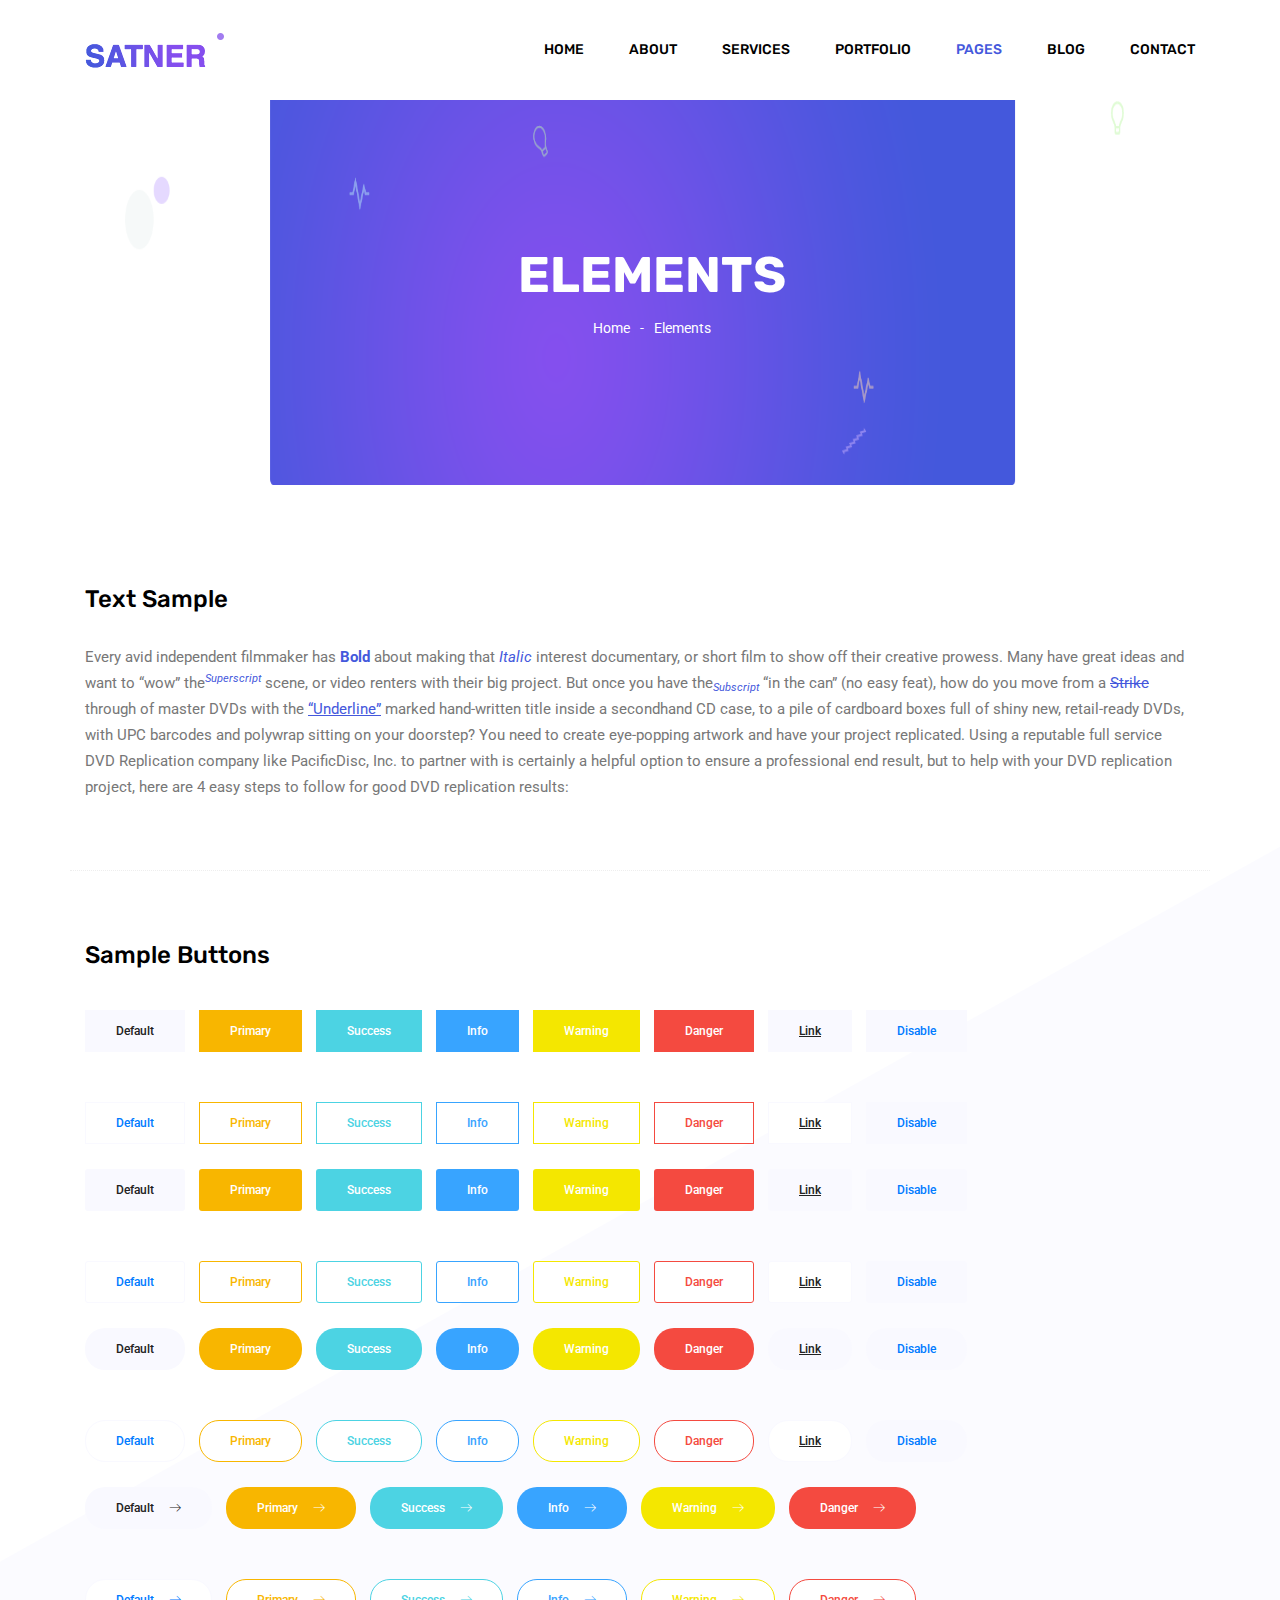
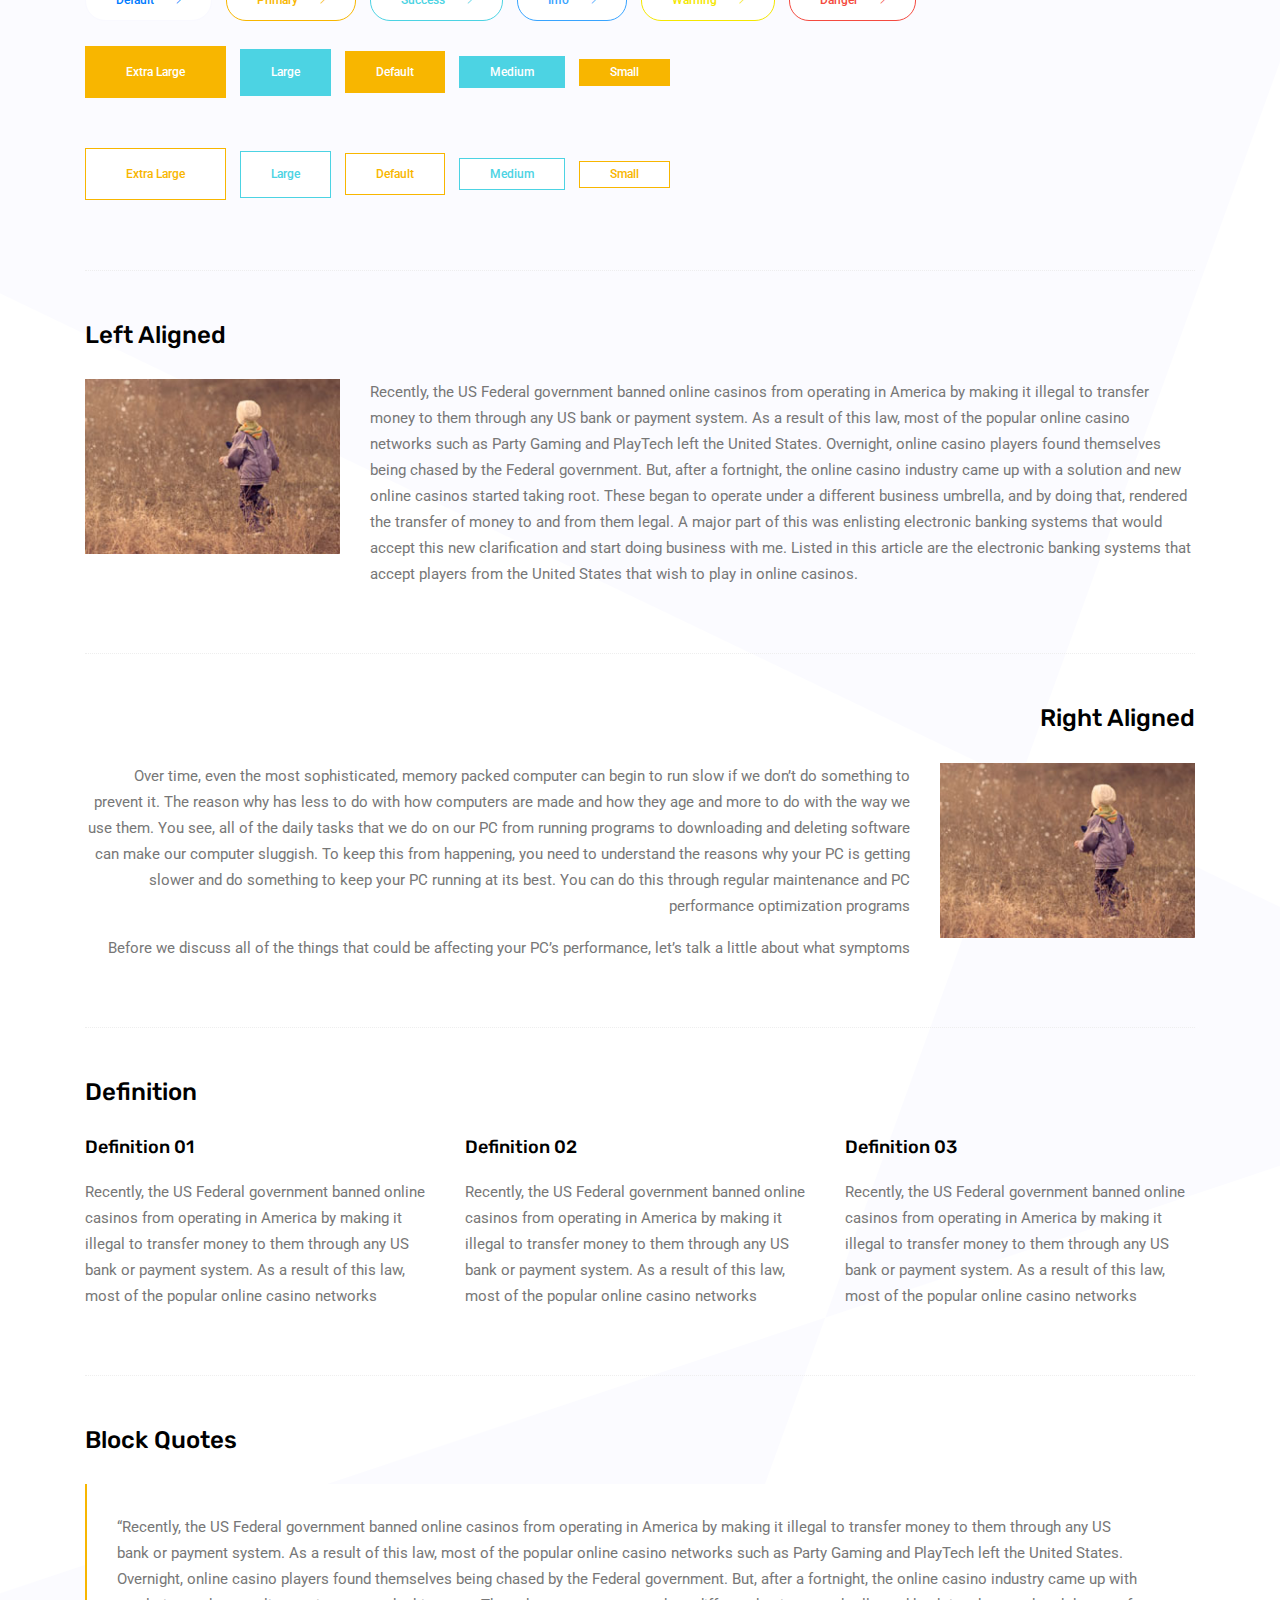
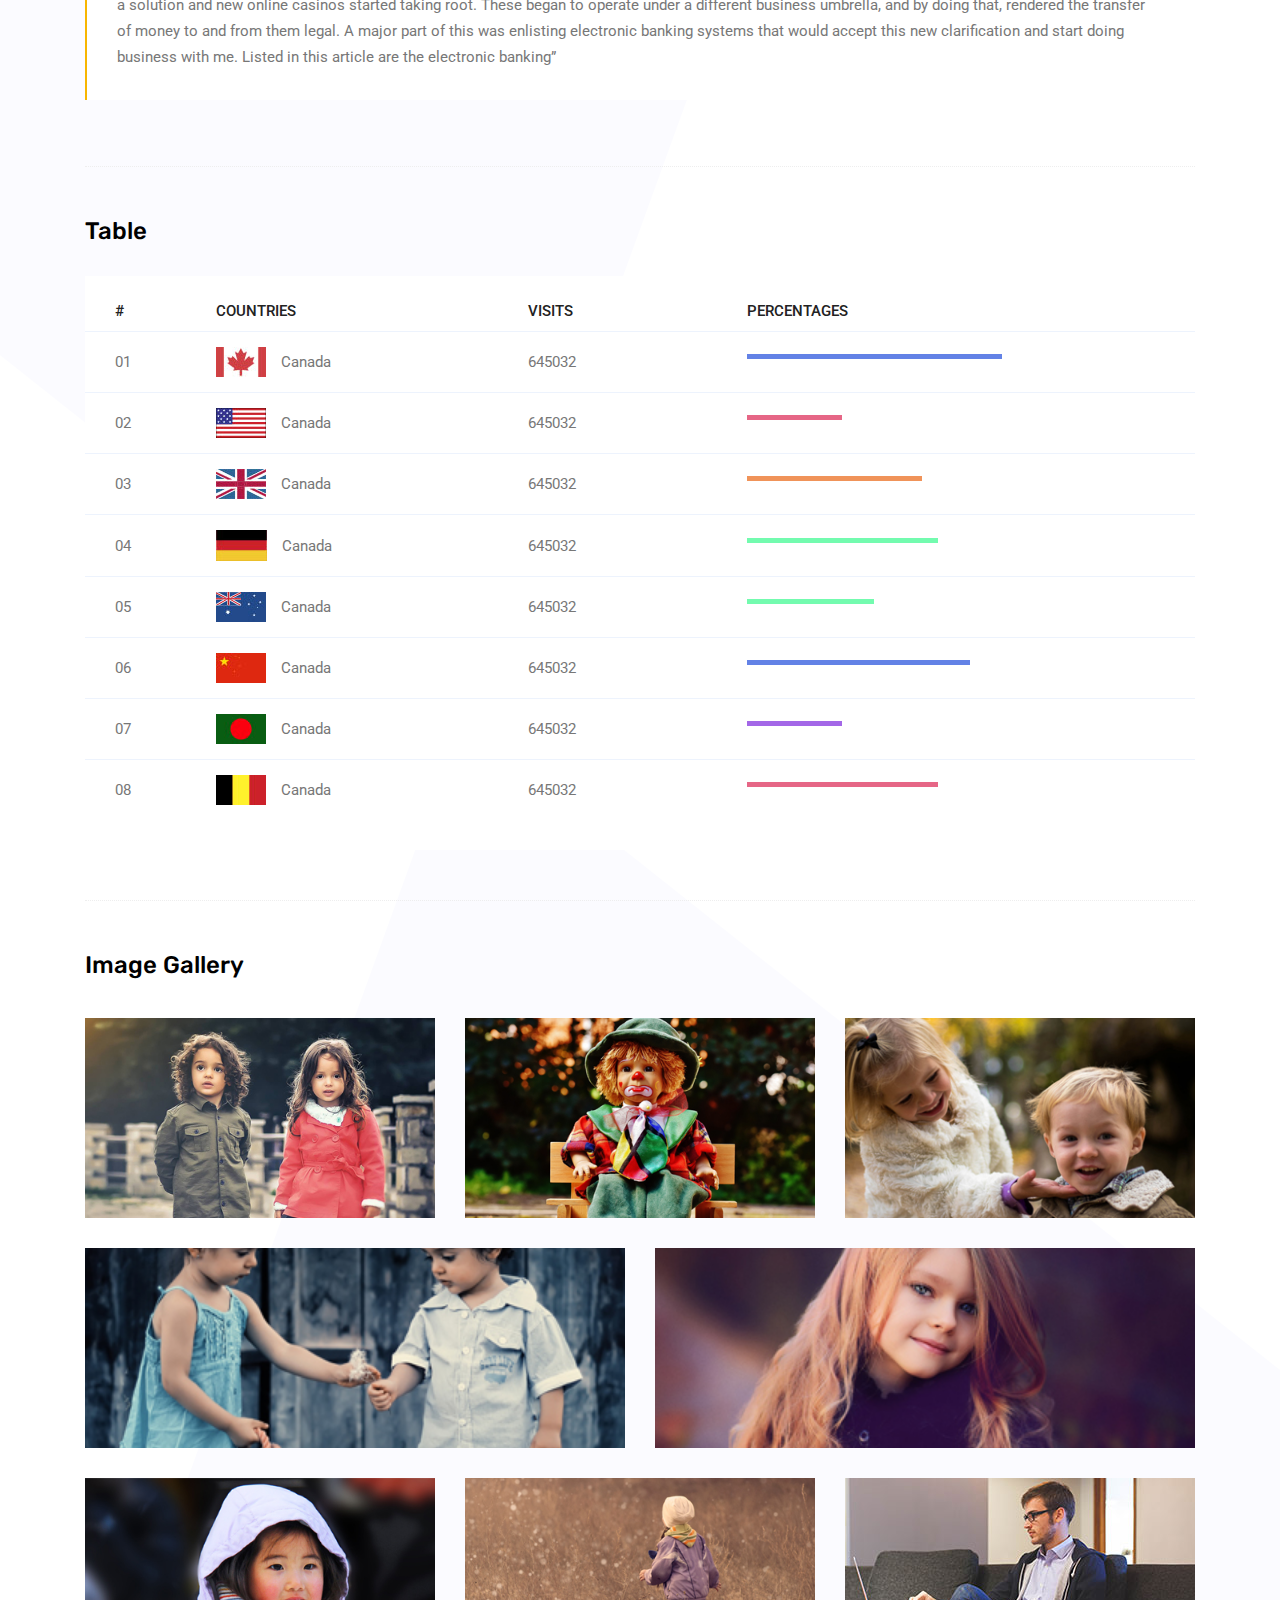
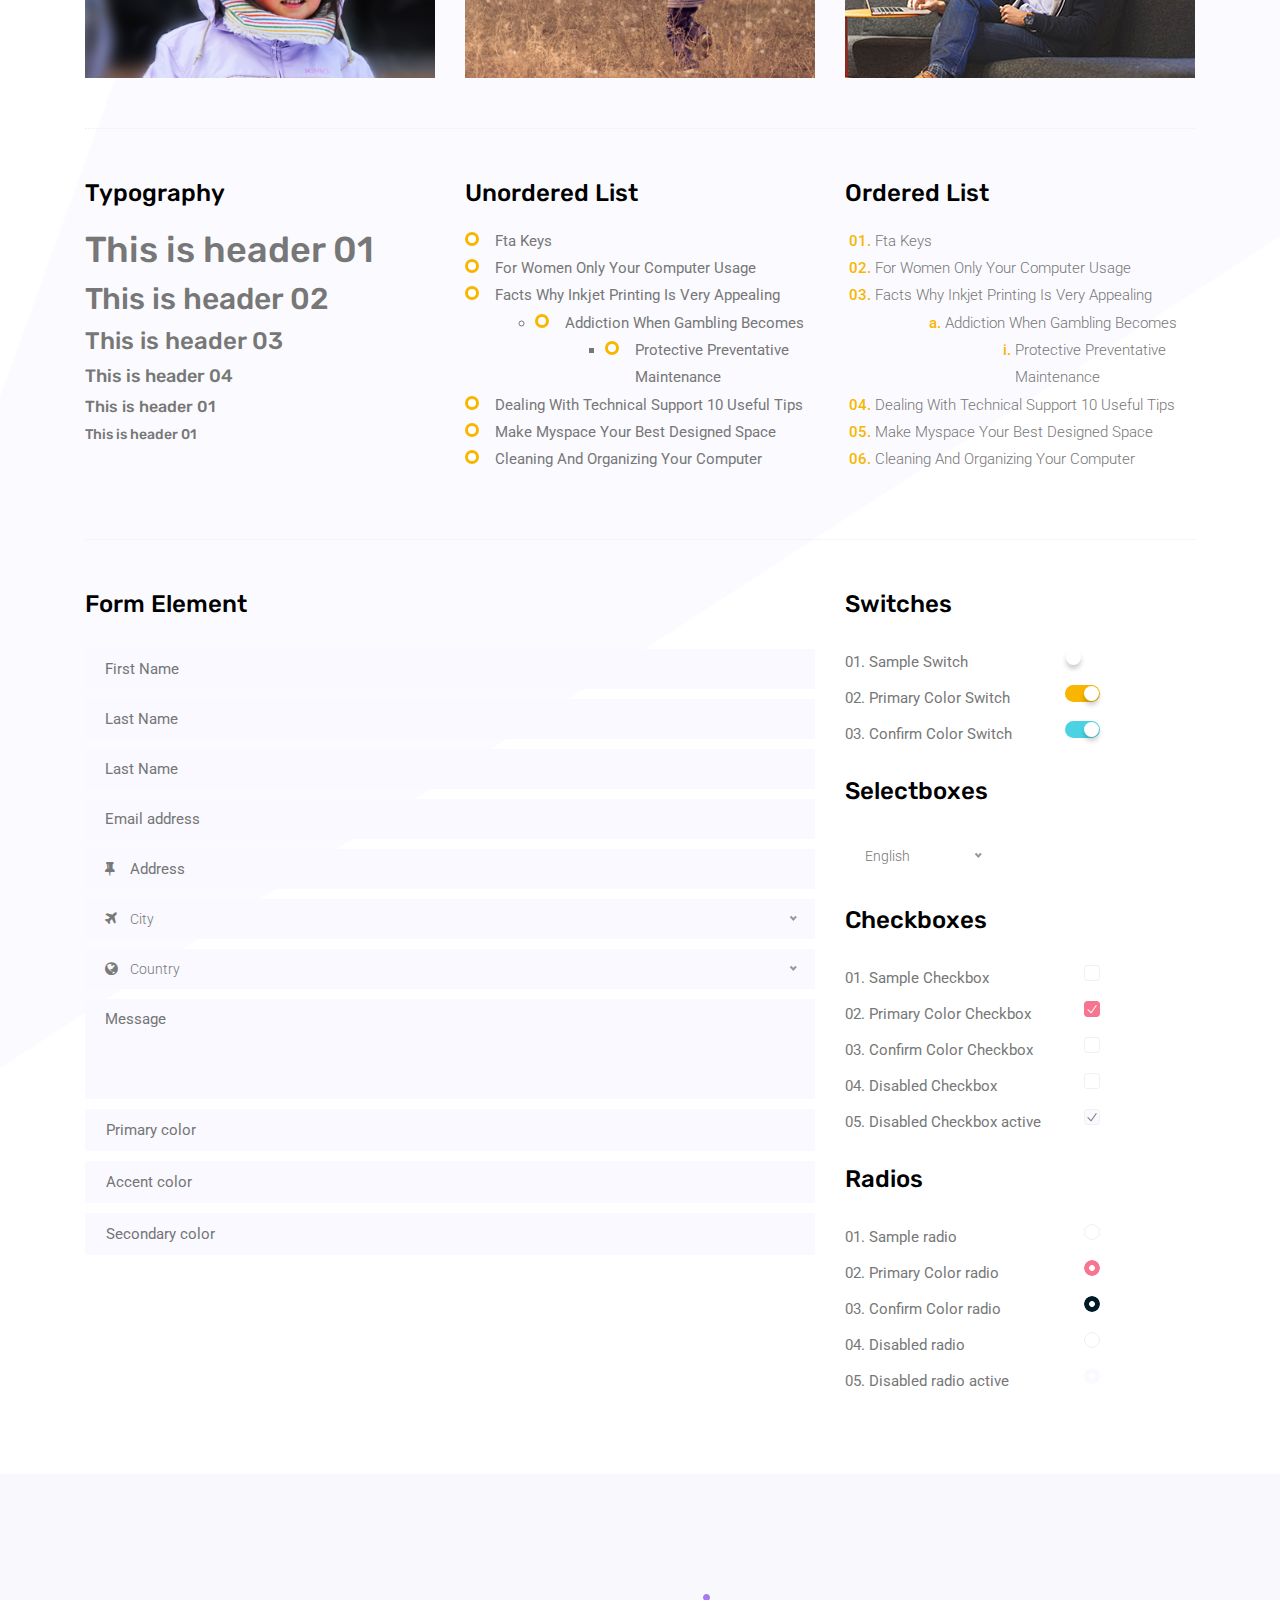
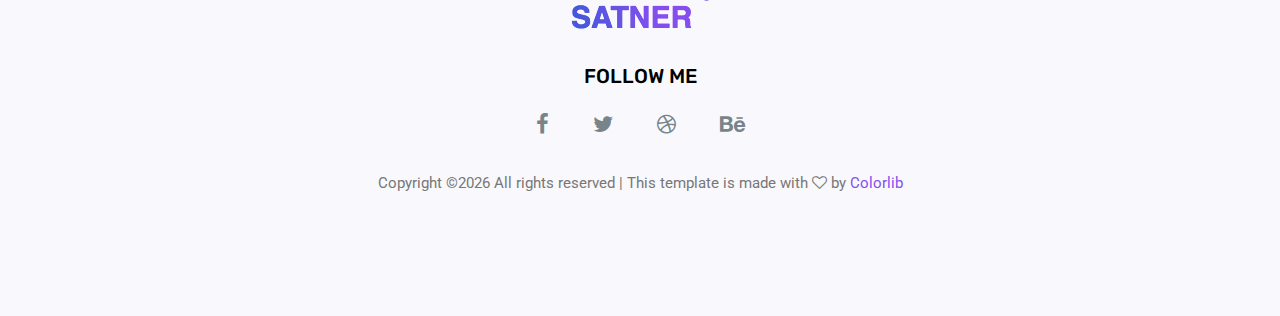
<file: elements.html>
<!doctype html>
<html lang="en">

<head>
	<!-- Required meta tags -->
	<meta charset="utf-8">
	<meta name="viewport" content="width=device-width, initial-scale=1, shrink-to-fit=no">
	<link rel="icon" href="img/favicon.png" type="image/png">
	<title>Elements</title>
	<!-- Bootstrap CSS -->
	<link rel="stylesheet" href="css/bootstrap.css">
	<link rel="stylesheet" href="vendors/linericon/style.css">
	<link rel="stylesheet" href="css/font-awesome.min.css">
	<link rel="stylesheet" href="vendors/owl-carousel/owl.carousel.min.css">
	<link rel="stylesheet" href="css/magnific-popup.css">
	<link rel="stylesheet" href="vendors/nice-select/css/nice-select.css">
	<!-- main css -->
	<link rel="stylesheet" href="css/style.css">
</head>

<body class="blog_version">

	<!--================ Start Header Area =================-->
	<header class="header_area">
		<div class="main_menu">
			<nav class="navbar navbar-expand-lg navbar-light">
				<div class="container">
					<!-- Brand and toggle get grouped for better mobile display -->
					<a class="navbar-brand logo_h" href="index.html"><img src="img/logo.png" alt=""></a>
					<button class="navbar-toggler" type="button" data-toggle="collapse" data-target="#navbarSupportedContent"
					 aria-controls="navbarSupportedContent" aria-expanded="false" aria-label="Toggle navigation">
						<span class="icon-bar"></span>
						<span class="icon-bar"></span>
						<span class="icon-bar"></span>
					</button>
					<!-- Collect the nav links, forms, and other content for toggling -->
					<div class="collapse navbar-collapse offset" id="navbarSupportedContent">
						<ul class="nav navbar-nav menu_nav justify-content-end">
							<li class="nav-item"><a class="nav-link" href="index.html">Home</a></li>
							<li class="nav-item"><a class="nav-link" href="about.html">About</a></li>
							<li class="nav-item"><a class="nav-link" href="services.html">Services</a></li>
							<li class="nav-item"><a class="nav-link" href="portfolio.html">Portfolio</a></li>
							<li class="nav-item submenu dropdown active">
								<a href="#" class="nav-link dropdown-toggle" data-toggle="dropdown" role="button" aria-haspopup="true"
								 aria-expanded="false">Pages</a>
								<ul class="dropdown-menu">
                                    <li class="nav-item"><a class="nav-link" href="elements.html">Elements</a></li>
                                    <li class="nav-item"><a class="nav-link" href="portfolio-details.html">Portfolio Details</a></li>
								</ul>
							</li>
							<li class="nav-item submenu dropdown">
								<a href="#" class="nav-link dropdown-toggle" data-toggle="dropdown" role="button" aria-haspopup="true"
								 aria-expanded="false">Blog</a>
								<ul class="dropdown-menu">
									<li class="nav-item"><a class="nav-link" href="blog.html">Blog</a></li>
									<li class="nav-item"><a class="nav-link" href="single-blog.html">Blog Details</a></li>
								</ul>
							</li>
							<li class="nav-item"><a class="nav-link" href="contact.html">Contact</a></li>
						</ul>
					</div>
				</div>
			</nav>
		</div>
	</header>
	<!--================ End Header Area =================-->

    <!--================ Start Banner Area =================-->
    <section class="banner_area">
        <div class="banner_inner d-flex align-items-center">
            <div class="container">
                <div class="banner_content text-center">
                    <h2>Elements</h2>
                    <div class="page_link">
                        <a href="index.html">Home</a>
                        <a href="elements.html">Elements</a>
                    </div>
                </div>
            </div>
        </div>
    </section>
    <!--================ End Banner Area =================-->
        
	<!-- Start Sample Area -->
	<section class="sample-text-area">
		<div class="container">
			<h3 class="text-heading title_color">Text Sample</h3>
			<p class="sample-text">
				Every avid independent filmmaker has <b>Bold</b> about making that <i>Italic</i> interest documentary, or short film to show off their creative prowess. Many have great ideas and want to “wow” the<sup>Superscript</sup> scene, or video renters with their big project.  But once you have the<sub>Subscript</sub> “in the can” (no easy feat), how do you move from a <del>Strike</del> through of master DVDs with the <u>“Underline”</u> marked hand-written title inside a secondhand CD case, to a pile of cardboard boxes full of shiny new, retail-ready DVDs, with UPC barcodes and polywrap sitting on your doorstep?  You need to create eye-popping artwork and have your project replicated. Using a reputable full service DVD Replication company like PacificDisc, Inc. to partner with is certainly a helpful option to ensure a professional end result, but to help with your DVD replication project, here are 4 easy steps to follow for good DVD replication results: 

			</p>
		</div>
	</section>
	<!-- End Sample Area -->

	<!-- Start Button -->
	<section class="button-area">
		<div class="container border-top-generic">
			<h3 class="text-heading title_color">Sample Buttons</h3>
			<div class="button-group-area">
				<a href="#" class="genric-btn default">Default</a>
				<a href="#" class="genric-btn primary">Primary</a>
				<a href="#" class="genric-btn success">Success</a>
				<a href="#" class="genric-btn info">Info</a>
				<a href="#" class="genric-btn warning">Warning</a>
				<a href="#" class="genric-btn danger">Danger</a>
				<a href="#" class="genric-btn link">Link</a>
				<a href="#" class="genric-btn disable">Disable</a>
			</div>
			<div class="button-group-area mt-10">
				<a href="#" class="genric-btn default-border">Default</a>
				<a href="#" class="genric-btn primary-border">Primary</a>
				<a href="#" class="genric-btn success-border">Success</a>
				<a href="#" class="genric-btn info-border">Info</a>
				<a href="#" class="genric-btn warning-border">Warning</a>
				<a href="#" class="genric-btn danger-border">Danger</a>
				<a href="#" class="genric-btn link-border">Link</a>
				<a href="#" class="genric-btn disable">Disable</a>
			</div>
			<div class="button-group-area mt-40">
				<a href="#" class="genric-btn default radius">Default</a>
				<a href="#" class="genric-btn primary radius">Primary</a>
				<a href="#" class="genric-btn success radius">Success</a>
				<a href="#" class="genric-btn info radius">Info</a>
				<a href="#" class="genric-btn warning radius">Warning</a>
				<a href="#" class="genric-btn danger radius">Danger</a>
				<a href="#" class="genric-btn link radius">Link</a>
				<a href="#" class="genric-btn disable radius">Disable</a>
			</div>
			<div class="button-group-area mt-10">
				<a href="#" class="genric-btn default-border radius">Default</a>
				<a href="#" class="genric-btn primary-border radius">Primary</a>
				<a href="#" class="genric-btn success-border radius">Success</a>
				<a href="#" class="genric-btn info-border radius">Info</a>
				<a href="#" class="genric-btn warning-border radius">Warning</a>
				<a href="#" class="genric-btn danger-border radius">Danger</a>
				<a href="#" class="genric-btn link-border radius">Link</a>
				<a href="#" class="genric-btn disable radius">Disable</a>
			</div>
			<div class="button-group-area mt-40">
				<a href="#" class="genric-btn default circle">Default</a>
				<a href="#" class="genric-btn primary circle">Primary</a>
				<a href="#" class="genric-btn success circle">Success</a>
				<a href="#" class="genric-btn info circle">Info</a>
				<a href="#" class="genric-btn warning circle">Warning</a>
				<a href="#" class="genric-btn danger circle">Danger</a>
				<a href="#" class="genric-btn link circle">Link</a>
				<a href="#" class="genric-btn disable circle">Disable</a>
			</div>
			<div class="button-group-area mt-10">
				<a href="#" class="genric-btn default-border circle">Default</a>
				<a href="#" class="genric-btn primary-border circle">Primary</a>
				<a href="#" class="genric-btn success-border circle">Success</a>
				<a href="#" class="genric-btn info-border circle">Info</a>
				<a href="#" class="genric-btn warning-border circle">Warning</a>
				<a href="#" class="genric-btn danger-border circle">Danger</a>
				<a href="#" class="genric-btn link-border circle">Link</a>
				<a href="#" class="genric-btn disable circle">Disable</a>
			</div>
			<div class="button-group-area mt-40">
				<a href="#" class="genric-btn default circle arrow">Default<span class="lnr lnr-arrow-right"></span></a>
				<a href="#" class="genric-btn primary circle arrow">Primary<span class="lnr lnr-arrow-right"></span></a>
				<a href="#" class="genric-btn success circle arrow">Success<span class="lnr lnr-arrow-right"></span></a>
				<a href="#" class="genric-btn info circle arrow">Info<span class="lnr lnr-arrow-right"></span></a>
				<a href="#" class="genric-btn warning circle arrow">Warning<span class="lnr lnr-arrow-right"></span></a>
				<a href="#" class="genric-btn danger circle arrow">Danger<span class="lnr lnr-arrow-right"></span></a>
			</div>
			<div class="button-group-area mt-10">
				<a href="#" class="genric-btn default-border circle arrow">Default<span class="lnr lnr-arrow-right"></span></a>
				<a href="#" class="genric-btn primary-border circle arrow">Primary<span class="lnr lnr-arrow-right"></span></a>
				<a href="#" class="genric-btn success-border circle arrow">Success<span class="lnr lnr-arrow-right"></span></a>
				<a href="#" class="genric-btn info-border circle arrow">Info<span class="lnr lnr-arrow-right"></span></a>
				<a href="#" class="genric-btn warning-border circle arrow">Warning<span class="lnr lnr-arrow-right"></span></a>
				<a href="#" class="genric-btn danger-border circle arrow">Danger<span class="lnr lnr-arrow-right"></span></a>
			</div>
			<div class="button-group-area mt-40">
				<a href="#" class="genric-btn primary e-large">Extra Large</a>
				<a href="#" class="genric-btn success large">Large</a>
				<a href="#" class="genric-btn primary">Default</a>
				<a href="#" class="genric-btn success medium">Medium</a>
				<a href="#" class="genric-btn primary small">Small</a>
			</div>
			<div class="button-group-area mt-10">
				<a href="#" class="genric-btn primary-border e-large">Extra Large</a>
				<a href="#" class="genric-btn success-border large">Large</a>
				<a href="#" class="genric-btn primary-border">Default</a>
				<a href="#" class="genric-btn success-border medium">Medium</a>
				<a href="#" class="genric-btn primary-border small">Small</a>
			</div>
		</div>
	</section>
	<!-- End Button -->
	
	<!-- Start Align Area -->
	<div class="whole-wrap">
		<div class="container">
			<div class="section-top-border">
				<h3 class="mb-30 title_color">Left Aligned</h3>
				<div class="row">
					<div class="col-md-3">
						<img src="img/elements/d.jpg" alt="" class="img-fluid">
					</div>
					<div class="col-md-9 mt-sm-20 left-align-p">
						<p>Recently, the US Federal government banned online casinos from operating in America by making it illegal to transfer money to them through any US bank or payment system. As a result of this law, most of the popular online casino networks such as Party Gaming and PlayTech left the United States. Overnight, online casino players found themselves being chased by the Federal government. But, after a fortnight, the online casino industry came up with a solution and new online casinos started taking root. These began to operate under a different business umbrella, and by doing that, rendered the transfer of money to and from them legal. A major part of this was enlisting electronic banking systems that would accept this new clarification and start doing business with me. Listed in this article are the electronic banking systems that accept players from the United States that wish to play in online casinos.</p>
					</div>
				</div>
			</div>
			<div class="section-top-border text-right">
				<h3 class="mb-30 title_color">Right Aligned</h3>
				<div class="row">
					<div class="col-md-9">
						<p class="text-right">Over time, even the most sophisticated, memory packed computer can begin to run slow if we don’t do something to prevent it. The reason why has less to do with how computers are made and how they age and more to do with the way we use them. You see, all of the daily tasks that we do on our PC from running programs to downloading and deleting software can make our computer sluggish. To keep this from happening, you need to understand the reasons why your PC is getting slower and do something to keep your PC running at its best. You can do this through regular maintenance and PC performance optimization programs</p>
						<p class="text-right">Before we discuss all of the things that could be affecting your PC’s performance, let’s talk a little about what symptoms</p>
					</div>
					<div class="col-md-3">
						<img src="img/elements/d.jpg" alt="" class="img-fluid">
					</div>
				</div>
			</div>
			<div class="section-top-border">
				<h3 class="mb-30 title_color">Definition</h3>
				<div class="row">
					<div class="col-md-4">
						<div class="single-defination">
							<h4 class="mb-20">Definition 01</h4>
							<p>Recently, the US Federal government banned online casinos from operating in America by making it illegal to transfer money to them through any US bank or payment system. As a result of this law, most of the popular online casino networks</p>
						</div>
					</div>
					<div class="col-md-4">
						<div class="single-defination">
							<h4 class="mb-20">Definition 02</h4>
							<p>Recently, the US Federal government banned online casinos from operating in America by making it illegal to transfer money to them through any US bank or payment system. As a result of this law, most of the popular online casino networks</p>
						</div>
					</div>
					<div class="col-md-4">
						<div class="single-defination">
							<h4 class="mb-20">Definition 03</h4>
							<p>Recently, the US Federal government banned online casinos from operating in America by making it illegal to transfer money to them through any US bank or payment system. As a result of this law, most of the popular online casino networks</p>
						</div>
					</div>
				</div>
			</div>
			<div class="section-top-border">
				<h3 class="mb-30 title_color">Block Quotes</h3>
				<div class="row">
					<div class="col-lg-12">
						<blockquote class="generic-blockquote">
							“Recently, the US Federal government banned online casinos from operating in America by making it illegal to transfer money to them through any US bank or payment system. As a result of this law, most of the popular online casino networks such as Party Gaming and PlayTech left the United States. Overnight, online casino players found themselves being chased by the Federal government. But, after a fortnight, the online casino industry came up with a solution and new online casinos started taking root. These began to operate under a different business umbrella, and by doing that, rendered the transfer of money to and from them legal. A major part of this was enlisting electronic banking systems that would accept this new clarification and start doing business with me. Listed in this article are the electronic banking” 
						</blockquote>
					</div>
				</div>
			</div>
			<div class="section-top-border">
				<h3 class="mb-30 title_color">Table</h3>
				<div class="progress-table-wrap">
					<div class="progress-table">
						<div class="table-head">
							<div class="serial">#</div>
							<div class="country">Countries</div>
							<div class="visit">Visits</div>
							<div class="percentage">Percentages</div>
						</div>
						<div class="table-row">
							<div class="serial">01</div>
							<div class="country"> <img src="img/elements/f1.jpg" alt="flag">Canada</div>
							<div class="visit">645032</div>
							<div class="percentage">
								<div class="progress">
									<div class="progress-bar color-1" role="progressbar" style="width: 80%" aria-valuenow="80" aria-valuemin="0" aria-valuemax="100"></div>
								</div>
							</div>
						</div>
						<div class="table-row">
							<div class="serial">02</div>
							<div class="country"> <img src="img/elements/f2.jpg" alt="flag">Canada</div>
							<div class="visit">645032</div>
							<div class="percentage">
								<div class="progress">
									<div class="progress-bar color-2" role="progressbar" style="width: 30%" aria-valuenow="30" aria-valuemin="0" aria-valuemax="100"></div>
								</div>
							</div>
						</div>
						<div class="table-row">
							<div class="serial">03</div>
							<div class="country"> <img src="img/elements/f3.jpg" alt="flag">Canada</div>
							<div class="visit">645032</div>
							<div class="percentage">
								<div class="progress">
									<div class="progress-bar color-3" role="progressbar" style="width: 55%" aria-valuenow="55" aria-valuemin="0" aria-valuemax="100"></div>
								</div>
							</div>
						</div>
						<div class="table-row">
							<div class="serial">04</div>
							<div class="country"> <img src="img/elements/f4.jpg" alt="flag">Canada</div>
							<div class="visit">645032</div>
							<div class="percentage">
								<div class="progress">
									<div class="progress-bar color-4" role="progressbar" style="width: 60%" aria-valuenow="60" aria-valuemin="0" aria-valuemax="100"></div>
								</div>
							</div>
						</div>
						<div class="table-row">
							<div class="serial">05</div>
							<div class="country"> <img src="img/elements/f5.jpg" alt="flag">Canada</div>
							<div class="visit">645032</div>
							<div class="percentage">
								<div class="progress">
									<div class="progress-bar color-5" role="progressbar" style="width: 40%" aria-valuenow="40" aria-valuemin="0" aria-valuemax="100"></div>
								</div>
							</div>
						</div>
						<div class="table-row">
							<div class="serial">06</div>
							<div class="country"> <img src="img/elements/f6.jpg" alt="flag">Canada</div>
							<div class="visit">645032</div>
							<div class="percentage">
								<div class="progress">
									<div class="progress-bar color-6" role="progressbar" style="width: 70%" aria-valuenow="70" aria-valuemin="0" aria-valuemax="100"></div>
								</div>
							</div>
						</div>
						<div class="table-row">
							<div class="serial">07</div>
							<div class="country"> <img src="img/elements/f7.jpg" alt="flag">Canada</div>
							<div class="visit">645032</div>
							<div class="percentage">
								<div class="progress">
									<div class="progress-bar color-7" role="progressbar" style="width: 30%" aria-valuenow="30" aria-valuemin="0" aria-valuemax="100"></div>
								</div>
							</div>
						</div>
						<div class="table-row">
							<div class="serial">08</div>
							<div class="country"> <img src="img/elements/f8.jpg" alt="flag">Canada</div>
							<div class="visit">645032</div>
							<div class="percentage">
								<div class="progress">
									<div class="progress-bar color-8" role="progressbar" style="width: 60%" aria-valuenow="60" aria-valuemin="0" aria-valuemax="100"></div>
								</div>
							</div>
						</div>
					</div>
				</div>
			</div>
			<div class="section-top-border">
				<h3 class="title_color">Image Gallery</h3>
				<div class="row gallery-item">
					<div class="col-md-4">
						<a href="img/elements/g1.jpg" class="img-gal"><div class="single-gallery-image" style="background: url(img/elements/g1.jpg);"></div></a>
					</div>
					<div class="col-md-4">
						<a href="img/elements/g2.jpg" class="img-gal"><div class="single-gallery-image" style="background: url(img/elements/g2.jpg);"></div></a>
					</div>
					<div class="col-md-4">
						<a href="img/elements/g3.jpg" class="img-gal"><div class="single-gallery-image" style="background: url(img/elements/g3.jpg);"></div></a>
					</div>
					<div class="col-md-6">
						<a href="img/elements/g4.jpg" class="img-gal"><div class="single-gallery-image" style="background: url(img/elements/g4.jpg);"></div></a>
					</div>
					<div class="col-md-6">
						<a href="img/elements/g5.jpg" class="img-gal"><div class="single-gallery-image" style="background: url(img/elements/g5.jpg);"></div></a>
					</div>
					<div class="col-md-4">
						<a href="img/elements/g6.jpg" class="img-gal"><div class="single-gallery-image" style="background: url(img/elements/g6.jpg);"></div></a>
					</div>
					<div class="col-md-4">
						<a href="img/elements/g7.jpg" class="img-gal"><div class="single-gallery-image" style="background: url(img/elements/g7.jpg);"></div></a>
					</div>
					<div class="col-md-4">
						<a href="img/elements/g8.jpg" class="img-gal"><div class="single-gallery-image" style="background: url(img/elements/g8.jpg);"></div></a>
					</div>
				</div>
			</div>
			<div class="section-top-border">
				<div class="row">
					<div class="col-lg-4 col-sm-6 typo-sec">
						<h3 class="mb-20 title_color">Typography</h3>
						<div class="typography">
							<h1 class="typo-list">This is header 01</h1>
							<h2 class="typo-list">This is header 02</h2>
							<h3 class="typo-list">This is header 03</h3>
							<h4 class="typo-list">This is header 04</h4>
							<h5 class="typo-list">This is header 01</h5>
							<h6 class="typo-list">This is header 01</h6>
						</div>
					</div>
					<div class="col-lg-4 col-sm-6 mt-sm-30 typo-sec">
						<h3 class="mb-20 title_color">Unordered List</h3>
						<div class="">
							<ul class="unordered-list">
								<li>Fta Keys</li>
								<li>For Women Only Your Computer Usage</li>
								<li>Facts Why Inkjet Printing Is Very Appealing
									<ul>
										<li>Addiction When Gambling Becomes
											<ul>
												<li>Protective Preventative Maintenance</li>
											</ul>
										</li>
									</ul>
								</li>
								<li>Dealing With Technical Support 10 Useful Tips</li>
								<li>Make Myspace Your Best Designed Space</li>
								<li>Cleaning And Organizing Your Computer</li>
							</ul>
						</div>
					</div>
					<div class="col-lg-4 col-sm-6 mt-sm-30 typo-sec">
						<h3 class="mb-20 title_color">Ordered List</h3>
						<div class="">
							<ol class="ordered-list">
								<li><span>Fta Keys</span></li>
								<li><span>For Women Only Your Computer Usage</span></li>
								<li><span>Facts Why Inkjet Printing Is Very Appealing</span>
									<ol class="ordered-list-alpha">
										<li><span>Addiction When Gambling Becomes</span>
											<ol class="ordered-list-roman">
												<li><span>Protective Preventative Maintenance</span></li>
											</ol>
										</li>
									</ol>
								</li>
								<li><span>Dealing With Technical Support 10 Useful Tips</span></li>
								<li><span>Make Myspace Your Best Designed Space</span></li>
								<li><span>Cleaning And Organizing Your Computer</span></li>
							</ol>
						</div>
					</div>
				</div>
			</div>
			<div class="section-top-border">
				<div class="row">
					<div class="col-lg-8 col-md-8">
						<h3 class="mb-30 title_color">Form Element</h3>
						<form action="#">
							<div class="mt-10">
								<input type="text" name="first_name" placeholder="First Name" onfocus="this.placeholder = ''" onblur="this.placeholder = 'First Name'" required class="single-input">
							</div>
							<div class="mt-10">
								<input type="text" name="last_name" placeholder="Last Name" onfocus="this.placeholder = ''" onblur="this.placeholder = 'Last Name'" required class="single-input">
							</div>
							<div class="mt-10">
								<input type="text" name="last_name" placeholder="Last Name" onfocus="this.placeholder = ''" onblur="this.placeholder = 'Last Name'" required class="single-input">
							</div>
							<div class="mt-10">
								<input type="email" name="EMAIL" placeholder="Email address" onfocus="this.placeholder = ''" onblur="this.placeholder = 'Email address'" required class="single-input">
							</div>
							<div class="input-group-icon mt-10">
								<div class="icon"><i class="fa fa-thumb-tack" aria-hidden="true"></i></div>
								<input type="text" name="address" placeholder="Address" onfocus="this.placeholder = ''" onblur="this.placeholder = 'Address'" required class="single-input">
							</div>
							<div class="input-group-icon mt-10">
								<div class="icon"><i class="fa fa-plane" aria-hidden="true"></i></div>
								<div class="form-select" id="default-select">
									<select>
										<option value="1">City</option>
										<option value="1">Dhaka</option>
										<option value="1">Dilli</option>
										<option value="1">Newyork</option>
										<option value="1">Islamabad</option>
									</select>
								</div>
							</div>
							<div class="input-group-icon mt-10">
								<div class="icon"><i class="fa fa-globe" aria-hidden="true"></i></div>
								<div class="form-select" id="default-select2">
									<select>
										<option value="1">Country</option>
										<option value="1">Bangladesh</option>
										<option value="1">India</option>
										<option value="1">England</option>
										<option value="1">Srilanka</option>
									</select>
								</div>
							</div>
							
							<div class="mt-10">
								<textarea class="single-textarea" placeholder="Message" onfocus="this.placeholder = ''" onblur="this.placeholder = 'Message'" required></textarea>
							</div>
							<div class="mt-10">
								<input type="text" name="first_name" placeholder="Primary color" onfocus="this.placeholder = ''" onblur="this.placeholder = 'Primary color'" required class="single-input-primary">
							</div>
							<div class="mt-10">
								<input type="text" name="first_name" placeholder="Accent color" onfocus="this.placeholder = ''" onblur="this.placeholder = 'Accent color'" required class="single-input-accent">
							</div>
							<div class="mt-10">
								<input type="text" name="first_name" placeholder="Secondary color" onfocus="this.placeholder = ''" onblur="this.placeholder = 'Secondary color'" required class="single-input-secondary">
							</div>
						</form>
					</div>
					<div class="col-lg-3 col-md-4 mt-sm-30 element-wrap">
						<div class="single-element-widget">
							<h3 class="mb-30 title_color">Switches</h3>
							<div class="switch-wrap d-flex justify-content-between">
								<p>01. Sample Switch</p>
								<div class="primary-switch">
									<input type="checkbox" id="default-switch">
									<label for="default-switch"></label>
								</div>
							</div>
							<div class="switch-wrap d-flex justify-content-between">
								<p>02. Primary Color Switch</p>
								<div class="primary-switch">
									<input type="checkbox" id="primary-switch" checked>
									<label for="primary-switch"></label>
								</div>
							</div>
							<div class="switch-wrap d-flex justify-content-between">
								<p>03. Confirm Color Switch</p>
								<div class="confirm-switch">
									<input type="checkbox" id="confirm-switch" checked>
									<label for="confirm-switch"></label>
								</div>
							</div>
						</div>
						<div class="single-element-widget">
							<h3 class="mb-30 title_color">Selectboxes</h3>
							<div class="default-select" id="default-select">
								<select>
									<option value="1">English</option>
									<option value="1">Spanish</option>
									<option value="1">Arabic</option>
									<option value="1">Portuguise</option>
									<option value="1">Bengali</option>
								</select>
							</div>
						</div>
						<div class="single-element-widget">
							<h3 class="mb-30 title_color">Checkboxes</h3>
							<div class="switch-wrap d-flex justify-content-between">
								<p>01. Sample Checkbox</p>
								<div class="primary-checkbox">
									<input type="checkbox" id="default-checkbox">
									<label for="default-checkbox"></label>
								</div>
							</div>
							<div class="switch-wrap d-flex justify-content-between">
								<p>02. Primary Color Checkbox</p>
								<div class="primary-checkbox">
									<input type="checkbox" id="primary-checkbox" checked>
									<label for="primary-checkbox"></label>
								</div>
							</div>
							<div class="switch-wrap d-flex justify-content-between">
								<p>03. Confirm Color Checkbox</p>
								<div class="confirm-checkbox">
									<input type="checkbox" id="confirm-checkbox">
									<label for="confirm-checkbox"></label>
								</div>
							</div>
							<div class="switch-wrap d-flex justify-content-between">
								<p>04. Disabled Checkbox</p>
								<div class="disabled-checkbox">
									<input type="checkbox" id="disabled-checkbox" disabled>
									<label for="disabled-checkbox"></label>
								</div>
							</div>
							<div class="switch-wrap d-flex justify-content-between">
								<p>05. Disabled Checkbox active</p>
								<div class="disabled-checkbox">
									<input type="checkbox" id="disabled-checkbox-active" checked disabled>
									<label for="disabled-checkbox-active"></label>
								</div>
							</div>
						</div>
						<div class="single-element-widget">
							<h3 class="mb-30 title_color">Radios</h3>
							<div class="switch-wrap d-flex justify-content-between">
								<p>01. Sample radio</p>
								<div class="primary-radio">
									<input type="checkbox" id="default-radio">
									<label for="default-radio"></label>
								</div>
							</div>
							<div class="switch-wrap d-flex justify-content-between">
								<p>02. Primary Color radio</p>
								<div class="primary-radio">
									<input type="checkbox" id="primary-radio" checked>
									<label for="primary-radio"></label>
								</div>
							</div>
							<div class="switch-wrap d-flex justify-content-between">
								<p>03. Confirm Color radio</p>
								<div class="confirm-radio">
									<input type="checkbox" id="confirm-radio" checked>
									<label for="confirm-radio"></label>
								</div>
							</div>
							<div class="switch-wrap d-flex justify-content-between">
								<p>04. Disabled radio</p>
								<div class="disabled-radio">
									<input type="checkbox" id="disabled-radio" disabled>
									<label for="disabled-radio"></label>
								</div>
							</div>
							<div class="switch-wrap d-flex justify-content-between">
								<p>05. Disabled radio active</p>
								<div class="disabled-radio">
									<input type="checkbox" id="disabled-radio-active" checked disabled>
									<label for="disabled-radio-active"></label>
								</div>
							</div>
						</div>
					</div>
				</div>
			</div>
		</div>
	</div>
	<!-- End Align Area -->
        
    <!--================Footer Area =================-->
	<footer class="footer_area">
		<div class="container">
			<div class="row justify-content-center">
				<div class="col-lg-12">
					<div class="footer_top flex-column">
						<div class="footer_logo">
							<a href="#">
								<img src="img/logo.png" alt="">
							</a>
							<h4>Follow Me</h4>
						</div>
						<div class="footer_social">
							<a href="#"><i class="fa fa-facebook"></i></a>
							<a href="#"><i class="fa fa-twitter"></i></a>
							<a href="#"><i class="fa fa-dribbble"></i></a>
							<a href="#"><i class="fa fa-behance"></i></a>
						</div>
					</div>
				</div>
			</div>
			<div class="row footer_bottom justify-content-center">
				<p class="col-lg-8 col-sm-12 footer-text">
					<!-- Link back to Colorlib can't be removed. Template is licensed under CC BY 3.0. -->
Copyright &copy;<script>document.write(new Date().getFullYear());</script> All rights reserved | This template is made with <i class="fa fa-heart-o" aria-hidden="true"></i> by <a href="https://colorlib.com" target="_blank">Colorlib</a>
<!-- Link back to Colorlib can't be removed. Template is licensed under CC BY 3.0. --></p>
			</div>
		</div>
	</footer>
	<!--================End Footer Area =================-->
		   
		<!-- Optional JavaScript -->
		<!-- jQuery first, then Popper.js, then Bootstrap JS -->
		<script src="js/jquery-3.2.1.min.js"></script>
		<script src="js/popper.js"></script>
		<script src="js/bootstrap.min.js"></script>
		<script src="js/stellar.js"></script>
		<script src="vendors/lightbox/simpleLightbox.min.js"></script>
		<script src="vendors/nice-select/js/jquery.nice-select.min.js"></script>
		<script src="vendors/isotope/imagesloaded.pkgd.min.js"></script>
		<script src="vendors/isotope/isotope-min.js"></script>
		<script src="vendors/owl-carousel/owl.carousel.min.js"></script>
		<script src="js/jquery.ajaxchimp.min.js"></script>
		<script src="js/mail-script.js"></script>
		<script src="js/theme.js"></script>
	</body>
</html>
</file>
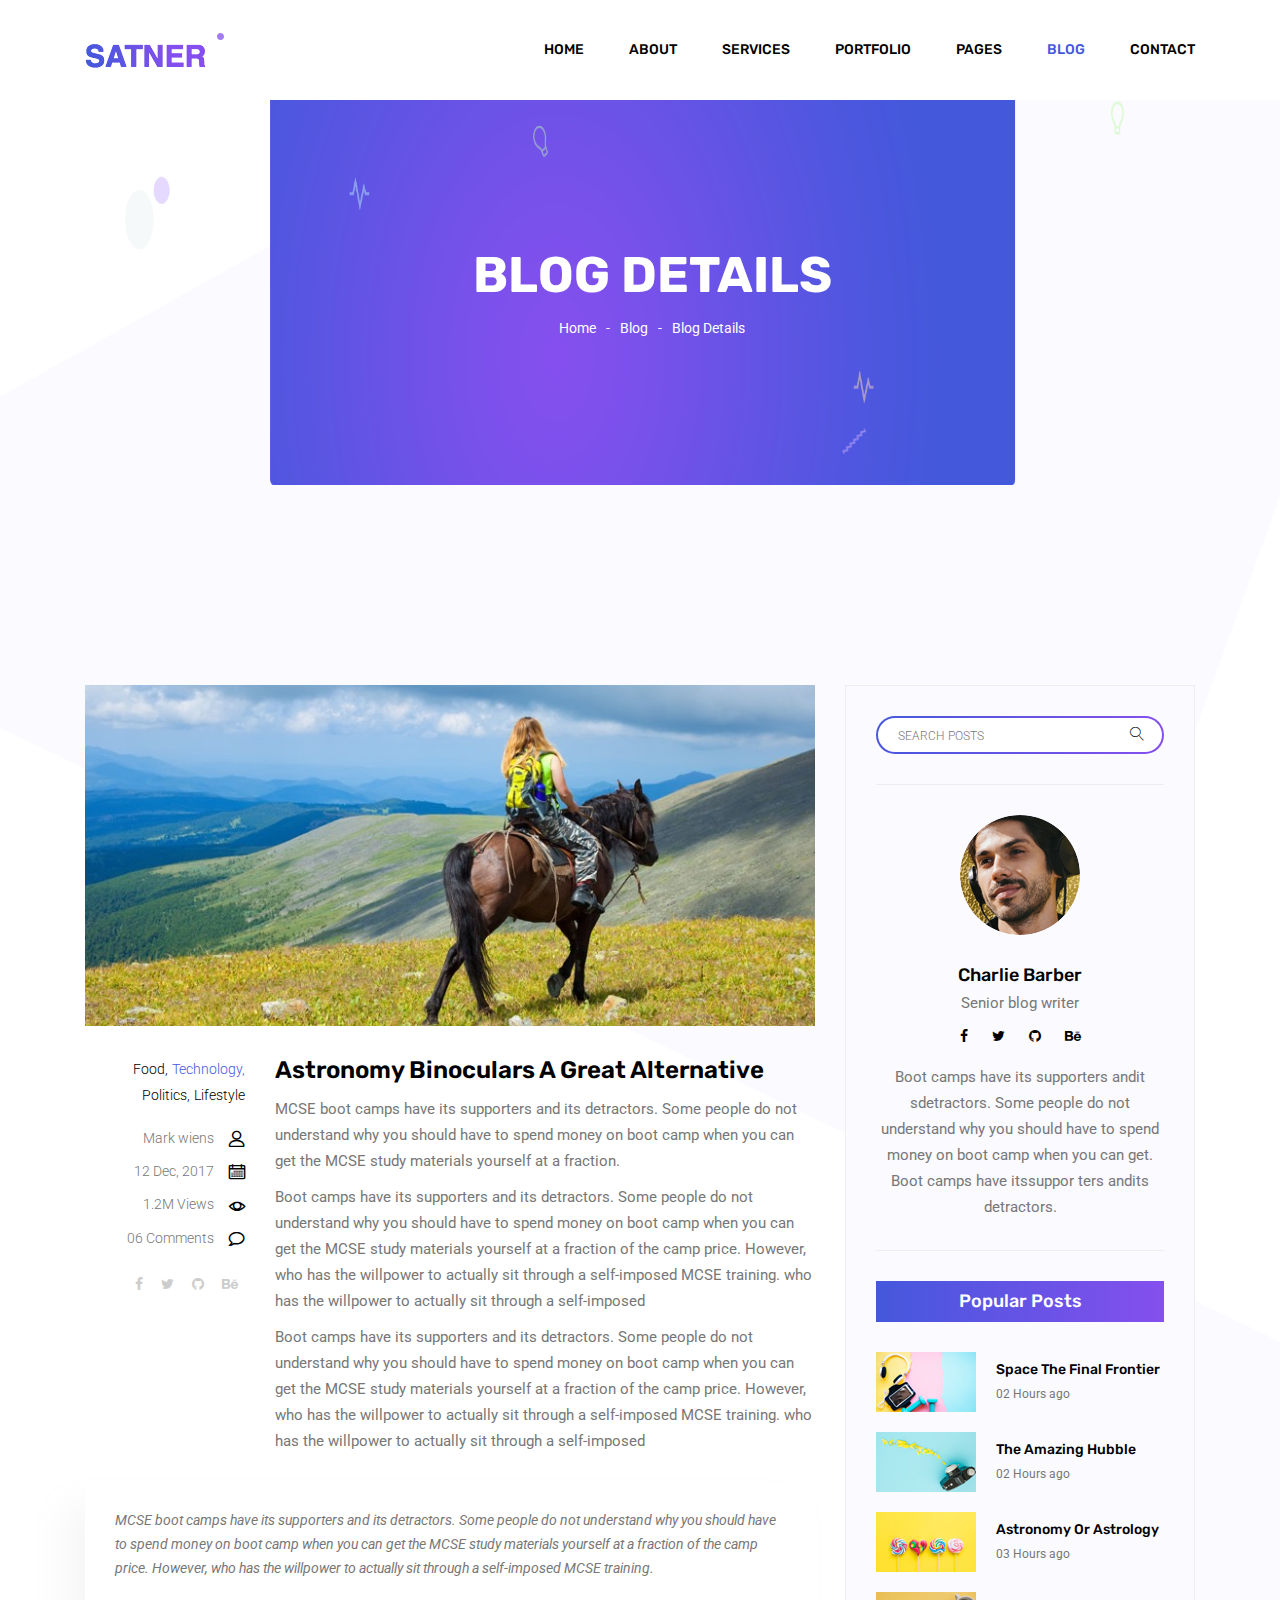
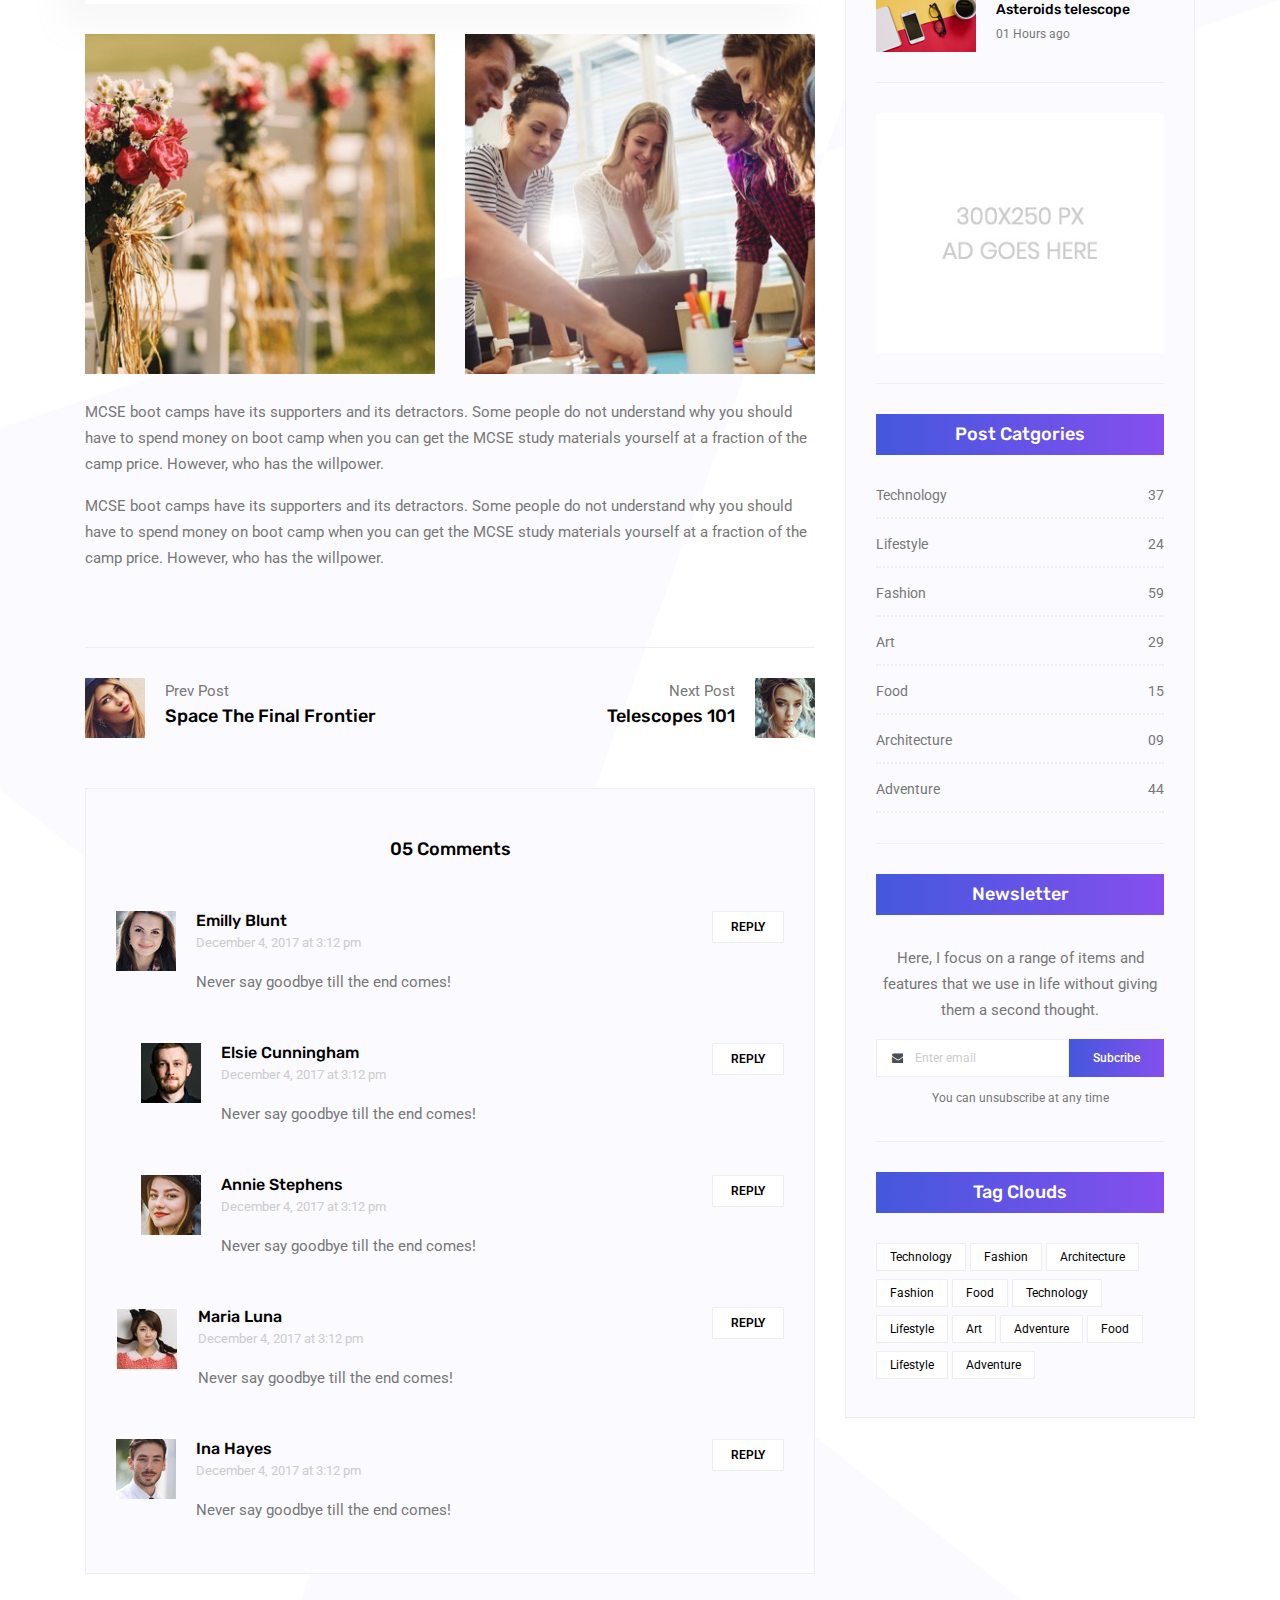
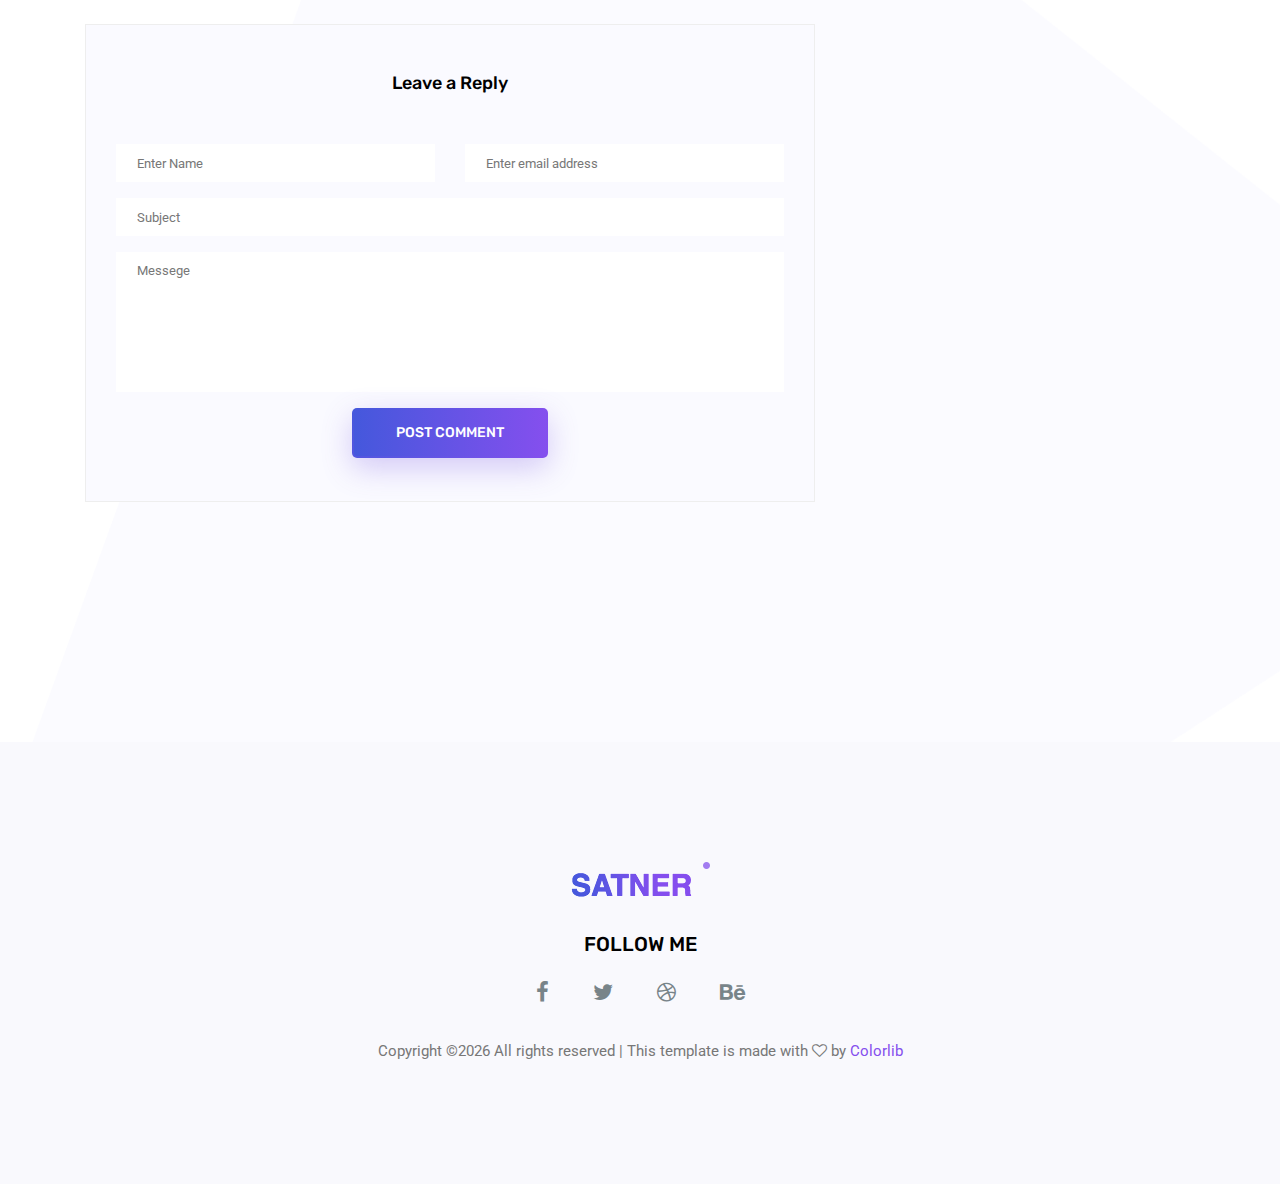
<file: single-blog.html>
<!doctype html>
<html lang="en">

<head>
	<!-- Required meta tags -->
	<meta charset="utf-8">
	<meta name="viewport" content="width=device-width, initial-scale=1, shrink-to-fit=no">
	<link rel="icon" href="img/favicon.png" type="image/png">
	<title>Blog Details</title>
	<!-- Bootstrap CSS -->
	<link rel="stylesheet" href="css/bootstrap.css">
	<link rel="stylesheet" href="vendors/linericon/style.css">
	<link rel="stylesheet" href="css/font-awesome.min.css">
	<link rel="stylesheet" href="vendors/owl-carousel/owl.carousel.min.css">
	<link rel="stylesheet" href="css/magnific-popup.css">
	<link rel="stylesheet" href="vendors/nice-select/css/nice-select.css">
	<!-- main css -->
	<link rel="stylesheet" href="css/style.css">
</head>

<body class="blog_version">

	<!--================ Start Header Area =================-->
	<header class="header_area">
		<div class="main_menu">
			<nav class="navbar navbar-expand-lg navbar-light">
				<div class="container">
					<!-- Brand and toggle get grouped for better mobile display -->
					<a class="navbar-brand logo_h" href="index.html"><img src="img/logo.png" alt=""></a>
					<button class="navbar-toggler" type="button" data-toggle="collapse" data-target="#navbarSupportedContent"
					 aria-controls="navbarSupportedContent" aria-expanded="false" aria-label="Toggle navigation">
						<span class="icon-bar"></span>
						<span class="icon-bar"></span>
						<span class="icon-bar"></span>
					</button>
					<!-- Collect the nav links, forms, and other content for toggling -->
					<div class="collapse navbar-collapse offset" id="navbarSupportedContent">
						<ul class="nav navbar-nav menu_nav justify-content-end">
							<li class="nav-item"><a class="nav-link" href="index.html">Home</a></li>
							<li class="nav-item"><a class="nav-link" href="about.html">About</a></li>
							<li class="nav-item"><a class="nav-link" href="services.html">Services</a></li>
							<li class="nav-item"><a class="nav-link" href="portfolio.html">Portfolio</a></li>
							<li class="nav-item submenu dropdown">
								<a href="#" class="nav-link dropdown-toggle" data-toggle="dropdown" role="button" aria-haspopup="true"
								 aria-expanded="false">Pages</a>
								<ul class="dropdown-menu">
                                    <li class="nav-item"><a class="nav-link" href="elements.html">Elements</a></li>
                                    <li class="nav-item"><a class="nav-link" href="portfolio-details.html">Portfolio Details</a></li>
								</ul>
							</li>
							<li class="nav-item submenu dropdown active">
								<a href="#" class="nav-link dropdown-toggle" data-toggle="dropdown" role="button" aria-haspopup="true"
								 aria-expanded="false">Blog</a>
								<ul class="dropdown-menu">
									<li class="nav-item"><a class="nav-link" href="blog.html">Blog</a></li>
									<li class="nav-item"><a class="nav-link" href="single-blog.html">Blog Details</a></li>
								</ul>
							</li>
							<li class="nav-item"><a class="nav-link" href="contact.html">Contact</a></li>
						</ul>
					</div>
				</div>
			</nav>
		</div>
	</header>
	<!--================ End Header Area =================-->

    <!--================ Start Banner Area =================-->
    <section class="banner_area">
        <div class="banner_inner d-flex align-items-center">
            <div class="container">
                <div class="banner_content text-center">
                    <h2>Blog Details</h2>
                    <div class="page_link">
                        <a href="index.html">Home</a>
                        <a href="blog.html">Blog</a>
                        <a href="single-blog.html">Blog Details</a>
                    </div>
                </div>
            </div>
        </div>
    </section>
    <!--================ End Banner Area =================-->
    
    <!--================Blog Area =================-->
    <section class="blog_area single-post-area section_gap">
        <div class="container">
            <div class="row">
                <div class="col-lg-8 posts-list">
                    <div class="single-post row">
                        <div class="col-lg-12">
                            <div class="feature-img">
                                <img class="img-fluid" src="img/blog/feature-img1.jpg" alt="">
                            </div>									
                        </div>
                        <div class="col-lg-3  col-md-3">
                            <div class="blog_info text-right">
                                <div class="post_tag">
                                    <a href="#">Food,</a>
                                    <a class="active" href="#">Technology,</a>
                                    <a href="#">Politics,</a>
                                    <a href="#">Lifestyle</a>
                                </div>
                                <ul class="blog_meta list">
                                    <li><a href="#">Mark wiens<i class="lnr lnr-user"></i></a></li>
                                    <li><a href="#">12 Dec, 2017<i class="lnr lnr-calendar-full"></i></a></li>
                                    <li><a href="#">1.2M Views<i class="lnr lnr-eye"></i></a></li>
                                    <li><a href="#">06 Comments<i class="lnr lnr-bubble"></i></a></li>
                                </ul>
                                <ul class="social-links">
                                    <li><a href="#"><i class="fa fa-facebook"></i></a></li>
                                    <li><a href="#"><i class="fa fa-twitter"></i></a></li>
                                    <li><a href="#"><i class="fa fa-github"></i></a></li>
                                    <li><a href="#"><i class="fa fa-behance"></i></a></li>
                                </ul>
                            </div>
                        </div>
                        <div class="col-lg-9 col-md-9 blog_details">
                            <h2>Astronomy Binoculars A Great Alternative</h2>
                            <p class="excert">
                                MCSE boot camps have its supporters and its detractors. Some people do not understand why you should have to spend money on boot camp when you can get the MCSE study materials yourself at a fraction.
                            </p>
                            <p>
                                Boot camps have its supporters and its detractors. Some people do not understand why you should have to spend money on boot camp when you can get the MCSE study materials yourself at a fraction of the camp price. However, who has the willpower to actually sit through a self-imposed MCSE training. who has the willpower to actually sit through a self-imposed
                            </p>
                            <p>
                                Boot camps have its supporters and its detractors. Some people do not understand why you should have to spend money on boot camp when you can get the MCSE study materials yourself at a fraction of the camp price. However, who has the willpower to actually sit through a self-imposed MCSE training. who has the willpower to actually sit through a self-imposed
                            </p>
                        </div>
                        <div class="col-lg-12">
                            <div class="quotes">
                                MCSE boot camps have its supporters and its detractors. Some people do not understand why you should have to spend money on boot camp when you can get the MCSE study materials yourself at a fraction of the camp price. However, who has the willpower to actually sit through a self-imposed MCSE training.										
                            </div>
                            <div class="row">
                                <div class="col-6">
                                    <img class="img-fluid" src="img/blog/post-img1.jpg" alt="">
                                </div>
                                <div class="col-6">
                                    <img class="img-fluid" src="img/blog/post-img2.jpg" alt="">
                                </div>	
                                <div class="col-lg-12 mt-25">
                                    <p>
                                        MCSE boot camps have its supporters and its detractors. Some people do not understand why you should have to spend money on boot camp when you can get the MCSE study materials yourself at a fraction of the camp price. However, who has the willpower.
                                    </p>
                                    <p>
                                        MCSE boot camps have its supporters and its detractors. Some people do not understand why you should have to spend money on boot camp when you can get the MCSE study materials yourself at a fraction of the camp price. However, who has the willpower.
                                    </p>											
                                </div>									
                            </div>
                        </div>
                    </div>
                    <div class="navigation-area">
                        <div class="row">
                            <div class="col-lg-6 col-md-6 col-12 nav-left flex-row d-flex justify-content-start align-items-center">
                                <div class="thumb">
                                    <a href="#"><img class="img-fluid" src="img/blog/prev.jpg" alt=""></a>
                                </div>
                                <div class="arrow">
                                    <a href="#"><span class="lnr text-white lnr-arrow-left"></span></a>
                                </div>
                                <div class="detials">
                                    <p>Prev Post</p>
                                    <a href="#"><h4>Space The Final Frontier</h4></a>
                                </div>
                            </div>
                            <div class="col-lg-6 col-md-6 col-12 nav-right flex-row d-flex justify-content-end align-items-center">
                                <div class="detials">
                                    <p>Next Post</p>
                                    <a href="#"><h4>Telescopes 101</h4></a>
                                </div>
                                <div class="arrow">
                                    <a href="#"><span class="lnr text-white lnr-arrow-right"></span></a>
                                </div>
                                <div class="thumb">
                                    <a href="#"><img class="img-fluid" src="img/blog/next.jpg" alt=""></a>
                                </div>										
                            </div>									
                        </div>
                    </div>
                    <div class="comments-area">
                        <h4>05 Comments</h4>
                        <div class="comment-list">
                            <div class="single-comment justify-content-between d-flex">
                                <div class="user justify-content-between d-flex">
                                    <div class="thumb">
                                        <img src="img/blog/c1.jpg" alt="">
                                    </div>
                                    <div class="desc">
                                        <h5><a href="#">Emilly Blunt</a></h5>
                                        <p class="date">December 4, 2017 at 3:12 pm </p>
                                        <p class="comment">
                                            Never say goodbye till the end comes!
                                        </p>
                                    </div>
                                </div>
                                <div class="reply-btn">
                                        <a href="" class="btn-reply text-uppercase">reply</a> 
                                </div>
                            </div>
                        </div>	
                        <div class="comment-list left-padding">
                            <div class="single-comment justify-content-between d-flex">
                                <div class="user justify-content-between d-flex">
                                    <div class="thumb">
                                        <img src="img/blog/c2.jpg" alt="">
                                    </div>
                                    <div class="desc">
                                        <h5><a href="#">Elsie Cunningham</a></h5>
                                        <p class="date">December 4, 2017 at 3:12 pm </p>
                                        <p class="comment">
                                            Never say goodbye till the end comes!
                                        </p>
                                    </div>
                                </div>
                                <div class="reply-btn">
                                        <a href="" class="btn-reply text-uppercase">reply</a> 
                                </div>
                            </div>
                        </div>	
                        <div class="comment-list left-padding">
                            <div class="single-comment justify-content-between d-flex">
                                <div class="user justify-content-between d-flex">
                                    <div class="thumb">
                                        <img src="img/blog/c3.jpg" alt="">
                                    </div>
                                    <div class="desc">
                                        <h5><a href="#">Annie Stephens</a></h5>
                                        <p class="date">December 4, 2017 at 3:12 pm </p>
                                        <p class="comment">
                                            Never say goodbye till the end comes!
                                        </p>
                                    </div>
                                </div>
                                <div class="reply-btn">
                                        <a href="" class="btn-reply text-uppercase">reply</a> 
                                </div>
                            </div>
                        </div>	
                        <div class="comment-list">
                            <div class="single-comment justify-content-between d-flex">
                                <div class="user justify-content-between d-flex">
                                    <div class="thumb">
                                        <img src="img/blog/c4.jpg" alt="">
                                    </div>
                                    <div class="desc">
                                        <h5><a href="#">Maria Luna</a></h5>
                                        <p class="date">December 4, 2017 at 3:12 pm </p>
                                        <p class="comment">
                                            Never say goodbye till the end comes!
                                        </p>
                                    </div>
                                </div>
                                <div class="reply-btn">
                                        <a href="" class="btn-reply text-uppercase">reply</a> 
                                </div>
                            </div>
                        </div>	
                        <div class="comment-list">
                            <div class="single-comment justify-content-between d-flex">
                                <div class="user justify-content-between d-flex">
                                    <div class="thumb">
                                        <img src="img/blog/c5.jpg" alt="">
                                    </div>
                                    <div class="desc">
                                        <h5><a href="#">Ina Hayes</a></h5>
                                        <p class="date">December 4, 2017 at 3:12 pm </p>
                                        <p class="comment">
                                            Never say goodbye till the end comes!
                                        </p>
                                    </div>
                                </div>
                                <div class="reply-btn">
                                        <a href="" class="btn-reply text-uppercase">reply</a> 
                                </div>
                            </div>
                        </div>	                                             				
                    </div>
                    <div class="comment-form">
                        <h4>Leave a Reply</h4>
                        <form>
                            <div class="form-group form-inline">
                                <div class="form-group col-lg-6 col-md-6 name">
                                <input type="text" class="form-control" id="name" placeholder="Enter Name" onfocus="this.placeholder = ''" onblur="this.placeholder = 'Enter Name'">
                                </div>
                                <div class="form-group col-lg-6 col-md-6 email">
                                <input type="email" class="form-control" id="email" placeholder="Enter email address" onfocus="this.placeholder = ''" onblur="this.placeholder = 'Enter email address'">
                                </div>										
                            </div>
                            <div class="form-group">
                                <input type="text" class="form-control" id="subject" placeholder="Subject" onfocus="this.placeholder = ''" onblur="this.placeholder = 'Subject'">
                            </div>
                            <div class="form-group">
                                <textarea class="form-control mb-10" rows="5" name="message" placeholder="Messege" onfocus="this.placeholder = ''" onblur="this.placeholder = 'Messege'" required=""></textarea>
                            </div>
                            <a href="#" class="primary-btn primary_btn"><span>Post Comment</span></a>	
                        </form>
                    </div>
                </div>
                <div class="col-lg-4">
                    <div class="blog_right_sidebar">
                        <aside class="single_sidebar_widget search_widget">
                            <div class="input-group">
                                <input type="text" class="form-control" placeholder="Search Posts">
                                <span class="input-group-btn">
                                    <button class="btn btn-default" type="button"><i class="lnr lnr-magnifier"></i></button>
                                </span>
                            </div><!-- /input-group -->
                            <div class="br"></div>
                        </aside>
                        <aside class="single_sidebar_widget author_widget">
                            <img class="author_img rounded-circle" src="img/blog/author.png" alt="">
                            <h4>Charlie Barber</h4>
                            <p>Senior blog writer</p>
                            <div class="social_icon">
                                <a href="#"><i class="fa fa-facebook"></i></a>
                                <a href="#"><i class="fa fa-twitter"></i></a>
                                <a href="#"><i class="fa fa-github"></i></a>
                                <a href="#"><i class="fa fa-behance"></i></a>
                            </div>
                            <p>Boot camps have its supporters andit sdetractors. Some people do not understand why you should have to spend money on boot camp when you can get. Boot camps have itssuppor ters andits detractors.</p>
                            <div class="br"></div>
                        </aside>
                        <aside class="single_sidebar_widget popular_post_widget">
                            <h3 class="widget_title">Popular Posts</h3>
                            <div class="media post_item">
                                <img src="img/blog/popular-post/post1.jpg" alt="post">
                                <div class="media-body">
                                    <a href="blog-details.html"><h3>Space The Final Frontier</h3></a>
                                    <p>02 Hours ago</p>
                                </div>
                            </div>
                            <div class="media post_item">
                                <img src="img/blog/popular-post/post2.jpg" alt="post">
                                <div class="media-body">
                                    <a href="blog-details.html"><h3>The Amazing Hubble</h3></a>
                                    <p>02 Hours ago</p>
                                </div>
                            </div>
                            <div class="media post_item">
                                <img src="img/blog/popular-post/post3.jpg" alt="post">
                                <div class="media-body">
                                    <a href="blog-details.html"><h3>Astronomy Or Astrology</h3></a>
                                    <p>03 Hours ago</p>
                                </div>
                            </div>
                            <div class="media post_item">
                                <img src="img/blog/popular-post/post4.jpg" alt="post">
                                <div class="media-body">
                                    <a href="blog-details.html"><h3>Asteroids telescope</h3></a>
                                    <p>01 Hours ago</p>
                                </div>
                            </div>
                            <div class="br"></div>
                        </aside>
                        <aside class="single_sidebar_widget ads_widget">
                            <a href="#"><img class="img-fluid" src="img/blog/add.jpg" alt=""></a>
                            <div class="br"></div>
                        </aside>
                        <aside class="single_sidebar_widget post_category_widget">
                            <h4 class="widget_title">Post Catgories</h4>
                            <ul class="list cat-list">
                                <li>
                                    <a href="#" class="d-flex justify-content-between">
                                        <p>Technology</p>
                                        <p>37</p>
                                    </a>
                                </li>
                                <li>
                                    <a href="#" class="d-flex justify-content-between">
                                        <p>Lifestyle</p>
                                        <p>24</p>
                                    </a>
                                </li>
                                <li>
                                    <a href="#" class="d-flex justify-content-between">
                                        <p>Fashion</p>
                                        <p>59</p>
                                    </a>
                                </li>
                                <li>
                                    <a href="#" class="d-flex justify-content-between">
                                        <p>Art</p>
                                        <p>29</p>
                                    </a>
                                </li>
                                <li>
                                    <a href="#" class="d-flex justify-content-between">
                                        <p>Food</p>
                                        <p>15</p>
                                    </a>
                                </li>
                                <li>
                                    <a href="#" class="d-flex justify-content-between">
                                        <p>Architecture</p>
                                        <p>09</p>
                                    </a>
                                </li>
                                <li>
                                    <a href="#" class="d-flex justify-content-between">
                                        <p>Adventure</p>
                                        <p>44</p>
                                    </a>
                                </li>															
                            </ul>
                            <div class="br"></div>
                        </aside>
                        <aside class="single-sidebar-widget newsletter_widget">
                            <h4 class="widget_title">Newsletter</h4>
                            <p>
                            Here, I focus on a range of items and features that we use in life without
                            giving them a second thought.
                            </p>
                            <div class="form-group d-flex flex-row">
                                <div class="input-group">
                                    <div class="input-group-prepend">
                                        <div class="input-group-text"><i class="fa fa-envelope" aria-hidden="true"></i></div>
                                    </div>
                                    <input type="text" class="form-control" id="inlineFormInputGroup" placeholder="Enter email" onfocus="this.placeholder = ''" onblur="this.placeholder = 'Enter email'">
                                </div>
                                <a href="#" class="bbtns">Subcribe</a>
                            </div>	
                            <p class="text-bottom">You can unsubscribe at any time</p>	
                            <div class="br"></div>							
                        </aside>
                        <aside class="single-sidebar-widget tag_cloud_widget">
                            <h4 class="widget_title">Tag Clouds</h4>
                            <ul class="list">
                                <li><a href="#">Technology</a></li>
                                <li><a href="#">Fashion</a></li>
                                <li><a href="#">Architecture</a></li>
                                <li><a href="#">Fashion</a></li>
                                <li><a href="#">Food</a></li>
                                <li><a href="#">Technology</a></li>
                                <li><a href="#">Lifestyle</a></li>
                                <li><a href="#">Art</a></li>
                                <li><a href="#">Adventure</a></li>
                                <li><a href="#">Food</a></li>
                                <li><a href="#">Lifestyle</a></li>
                                <li><a href="#">Adventure</a></li>
                            </ul>
                        </aside>
                    </div>
                </div>
            </div>
        </div>
    </section>
    <!--================Blog Area =================-->
        
    <!--================Footer Area =================-->
	<footer class="footer_area">
        <div class="container">
            <div class="row justify-content-center">
                <div class="col-lg-12">
                    <div class="footer_top flex-column">
                        <div class="footer_logo">
                            <a href="#">
                                <img src="img/logo.png" alt="">
                            </a>
                            <h4>Follow Me</h4>
                        </div>
                        <div class="footer_social">
                            <a href="#"><i class="fa fa-facebook"></i></a>
                            <a href="#"><i class="fa fa-twitter"></i></a>
                            <a href="#"><i class="fa fa-dribbble"></i></a>
                            <a href="#"><i class="fa fa-behance"></i></a>
                        </div>
                    </div>
                </div>
            </div>
            <div class="row footer_bottom justify-content-center">
                <p class="col-lg-8 col-sm-12 footer-text">
                    <!-- Link back to Colorlib can't be removed. Template is licensed under CC BY 3.0. -->
Copyright &copy;<script>document.write(new Date().getFullYear());</script> All rights reserved | This template is made with <i class="fa fa-heart-o" aria-hidden="true"></i> by <a href="https://colorlib.com" target="_blank">Colorlib</a>
<!-- Link back to Colorlib can't be removed. Template is licensed under CC BY 3.0. --></p>
            </div>
        </div>
    </footer>
    <!--================End Footer Area =================-->
       
        <!-- Optional JavaScript -->
        <!-- jQuery first, then Popper.js, then Bootstrap JS -->
        <script src="js/jquery-3.2.1.min.js"></script>
        <script src="js/popper.js"></script>
        <script src="js/bootstrap.min.js"></script>
        <script src="js/stellar.js"></script>
        <script src="vendors/lightbox/simpleLightbox.min.js"></script>
        <script src="vendors/nice-select/js/jquery.nice-select.min.js"></script>
        <script src="vendors/isotope/imagesloaded.pkgd.min.js"></script>
        <script src="vendors/isotope/isotope-min.js"></script>
        <script src="vendors/owl-carousel/owl.carousel.min.js"></script>
        <script src="js/jquery.ajaxchimp.min.js"></script>
        <script src="js/mail-script.js"></script>
        <script src="js/theme.js"></script>
    </body>
    </html>
</file>
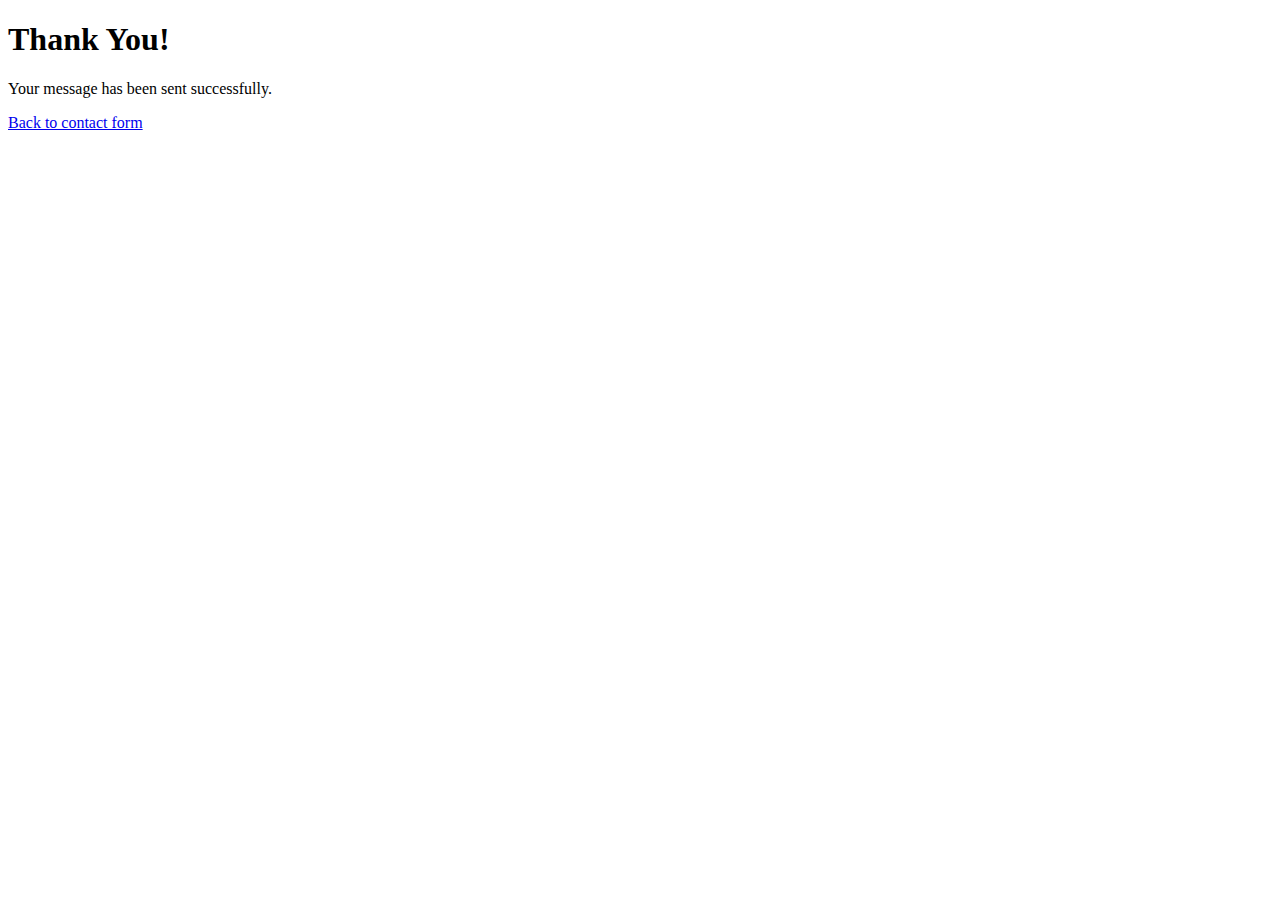
<file: thank-you.html>
<!DOCTYPE html>
<html>
<head>
    <title>Thank You</title>
</head>
<body>
    <h1>Thank You!</h1>
    <p>Your message has been sent successfully.</p>
    <a href="contact.html">Back to contact form</a>
</body>
</html>
</file>
<file: vendors/linericon/style.css>
@font-face {
	font-family: 'Linearicons-Free';
	src:url('fonts/Linearicons-Free.eot?w118d');
	src:url('fonts/Linearicons-Free.eot?#iefixw118d') format('embedded-opentype'),
		url('fonts/Linearicons-Free.woff2?w118d') format('woff2'),
		url('fonts/Linearicons-Free.woff?w118d') format('woff'),
		url('fonts/Linearicons-Free.ttf?w118d') format('truetype'),
		url('fonts/Linearicons-Free.svg?w118d#Linearicons-Free') format('svg');
	font-weight: normal;
	font-style: normal;
}

.lnr {
	font-family: 'Linearicons-Free';
	speak: none;
	font-style: normal;
	font-weight: normal;
	font-variant: normal;
	text-transform: none;
	line-height: 1;

	/* Better Font Rendering =========== */
	-webkit-font-smoothing: antialiased;
	-moz-osx-font-smoothing: grayscale;
}

.lnr-home:before {
	content: "\e800";
}
.lnr-apartment:before {
	content: "\e801";
}
.lnr-pencil:before {
	content: "\e802";
}
.lnr-magic-wand:before {
	content: "\e803";
}
.lnr-drop:before {
	content: "\e804";
}
.lnr-lighter:before {
	content: "\e805";
}
.lnr-poop:before {
	content: "\e806";
}
.lnr-sun:before {
	content: "\e807";
}
.lnr-moon:before {
	content: "\e808";
}
.lnr-cloud:before {
	content: "\e809";
}
.lnr-cloud-upload:before {
	content: "\e80a";
}
.lnr-cloud-download:before {
	content: "\e80b";
}
.lnr-cloud-sync:before {
	content: "\e80c";
}
.lnr-cloud-check:before {
	content: "\e80d";
}
.lnr-database:before {
	content: "\e80e";
}
.lnr-lock:before {
	content: "\e80f";
}
.lnr-cog:before {
	content: "\e810";
}
.lnr-trash:before {
	content: "\e811";
}
.lnr-dice:before {
	content: "\e812";
}
.lnr-heart:before {
	content: "\e813";
}
.lnr-star:before {
	content: "\e814";
}
.lnr-star-half:before {
	content: "\e815";
}
.lnr-star-empty:before {
	content: "\e816";
}
.lnr-flag:before {
	content: "\e817";
}
.lnr-envelope:before {
	content: "\e818";
}
.lnr-paperclip:before {
	content: "\e819";
}
.lnr-inbox:before {
	content: "\e81a";
}
.lnr-eye:before {
	content: "\e81b";
}
.lnr-printer:before {
	content: "\e81c";
}
.lnr-file-empty:before {
	content: "\e81d";
}
.lnr-file-add:before {
	content: "\e81e";
}
.lnr-enter:before {
	content: "\e81f";
}
.lnr-exit:before {
	content: "\e820";
}
.lnr-graduation-hat:before {
	content: "\e821";
}
.lnr-license:before {
	content: "\e822";
}
.lnr-music-note:before {
	content: "\e823";
}
.lnr-film-play:before {
	content: "\e824";
}
.lnr-camera-video:before {
	content: "\e825";
}
.lnr-camera:before {
	content: "\e826";
}
.lnr-picture:before {
	content: "\e827";
}
.lnr-book:before {
	content: "\e828";
}
.lnr-bookmark:before {
	content: "\e829";
}
.lnr-user:before {
	content: "\e82a";
}
.lnr-users:before {
	content: "\e82b";
}
.lnr-shirt:before {
	content: "\e82c";
}
.lnr-store:before {
	content: "\e82d";
}
.lnr-cart:before {
	content: "\e82e";
}
.lnr-tag:before {
	content: "\e82f";
}
.lnr-phone-handset:before {
	content: "\e830";
}
.lnr-phone:before {
	content: "\e831";
}
.lnr-pushpin:before {
	content: "\e832";
}
.lnr-map-marker:before {
	content: "\e833";
}
.lnr-map:before {
	content: "\e834";
}
.lnr-location:before {
	content: "\e835";
}
.lnr-calendar-full:before {
	content: "\e836";
}
.lnr-keyboard:before {
	content: "\e837";
}
.lnr-spell-check:before {
	content: "\e838";
}
.lnr-screen:before {
	content: "\e839";
}
.lnr-smartphone:before {
	content: "\e83a";
}
.lnr-tablet:before {
	content: "\e83b";
}
.lnr-laptop:before {
	content: "\e83c";
}
.lnr-laptop-phone:before {
	content: "\e83d";
}
.lnr-power-switch:before {
	content: "\e83e";
}
.lnr-bubble:before {
	content: "\e83f";
}
.lnr-heart-pulse:before {
	content: "\e840";
}
.lnr-construction:before {
	content: "\e841";
}
.lnr-pie-chart:before {
	content: "\e842";
}
.lnr-chart-bars:before {
	content: "\e843";
}
.lnr-gift:before {
	content: "\e844";
}
.lnr-diamond:before {
	content: "\e845";
}
.lnr-linearicons:before {
	content: "\e846";
}
.lnr-dinner:before {
	content: "\e847";
}
.lnr-coffee-cup:before {
	content: "\e848";
}
.lnr-leaf:before {
	content: "\e849";
}
.lnr-paw:before {
	content: "\e84a";
}
.lnr-rocket:before {
	content: "\e84b";
}
.lnr-briefcase:before {
	content: "\e84c";
}
.lnr-bus:before {
	content: "\e84d";
}
.lnr-car:before {
	content: "\e84e";
}
.lnr-train:before {
	content: "\e84f";
}
.lnr-bicycle:before {
	content: "\e850";
}
.lnr-wheelchair:before {
	content: "\e851";
}
.lnr-select:before {
	content: "\e852";
}
.lnr-earth:before {
	content: "\e853";
}
.lnr-smile:before {
	content: "\e854";
}
.lnr-sad:before {
	content: "\e855";
}
.lnr-neutral:before {
	content: "\e856";
}
.lnr-mustache:before {
	content: "\e857";
}
.lnr-alarm:before {
	content: "\e858";
}
.lnr-bullhorn:before {
	content: "\e859";
}
.lnr-volume-high:before {
	content: "\e85a";
}
.lnr-volume-medium:before {
	content: "\e85b";
}
.lnr-volume-low:before {
	content: "\e85c";
}
.lnr-volume:before {
	content: "\e85d";
}
.lnr-mic:before {
	content: "\e85e";
}
.lnr-hourglass:before {
	content: "\e85f";
}
.lnr-undo:before {
	content: "\e860";
}
.lnr-redo:before {
	content: "\e861";
}
.lnr-sync:before {
	content: "\e862";
}
.lnr-history:before {
	content: "\e863";
}
.lnr-clock:before {
	content: "\e864";
}
.lnr-download:before {
	content: "\e865";
}
.lnr-upload:before {
	content: "\e866";
}
.lnr-enter-down:before {
	content: "\e867";
}
.lnr-exit-up:before {
	content: "\e868";
}
.lnr-bug:before {
	content: "\e869";
}
.lnr-code:before {
	content: "\e86a";
}
.lnr-link:before {
	content: "\e86b";
}
.lnr-unlink:before {
	content: "\e86c";
}
.lnr-thumbs-up:before {
	content: "\e86d";
}
.lnr-thumbs-down:before {
	content: "\e86e";
}
.lnr-magnifier:before {
	content: "\e86f";
}
.lnr-cross:before {
	content: "\e870";
}
.lnr-menu:before {
	content: "\e871";
}
.lnr-list:before {
	content: "\e872";
}
.lnr-chevron-up:before {
	content: "\e873";
}
.lnr-chevron-down:before {
	content: "\e874";
}
.lnr-chevron-left:before {
	content: "\e875";
}
.lnr-chevron-right:before {
	content: "\e876";
}
.lnr-arrow-up:before {
	content: "\e877";
}
.lnr-arrow-down:before {
	content: "\e878";
}
.lnr-arrow-left:before {
	content: "\e879";
}
.lnr-arrow-right:before {
	content: "\e87a";
}
.lnr-move:before {
	content: "\e87b";
}
.lnr-warning:before {
	content: "\e87c";
}
.lnr-question-circle:before {
	content: "\e87d";
}
.lnr-menu-circle:before {
	content: "\e87e";
}
.lnr-checkmark-circle:before {
	content: "\e87f";
}
.lnr-cross-circle:before {
	content: "\e880";
}
.lnr-plus-circle:before {
	content: "\e881";
}
.lnr-circle-minus:before {
	content: "\e882";
}
.lnr-arrow-up-circle:before {
	content: "\e883";
}
.lnr-arrow-down-circle:before {
	content: "\e884";
}
.lnr-arrow-left-circle:before {
	content: "\e885";
}
.lnr-arrow-right-circle:before {
	content: "\e886";
}
.lnr-chevron-up-circle:before {
	content: "\e887";
}
.lnr-chevron-down-circle:before {
	content: "\e888";
}
.lnr-chevron-left-circle:before {
	content: "\e889";
}
.lnr-chevron-right-circle:before {
	content: "\e88a";
}
.lnr-crop:before {
	content: "\e88b";
}
.lnr-frame-expand:before {
	content: "\e88c";
}
.lnr-frame-contract:before {
	content: "\e88d";
}
.lnr-layers:before {
	content: "\e88e";
}
.lnr-funnel:before {
	content: "\e88f";
}
.lnr-text-format:before {
	content: "\e890";
}
.lnr-text-format-remove:before {
	content: "\e891";
}
.lnr-text-size:before {
	content: "\e892";
}
.lnr-bold:before {
	content: "\e893";
}
.lnr-italic:before {
	content: "\e894";
}
.lnr-underline:before {
	content: "\e895";
}
.lnr-strikethrough:before {
	content: "\e896";
}
.lnr-highlight:before {
	content: "\e897";
}
.lnr-text-align-left:before {
	content: "\e898";
}
.lnr-text-align-center:before {
	content: "\e899";
}
.lnr-text-align-right:before {
	content: "\e89a";
}
.lnr-text-align-justify:before {
	content: "\e89b";
}
.lnr-line-spacing:before {
	content: "\e89c";
}
.lnr-indent-increase:before {
	content: "\e89d";
}
.lnr-indent-decrease:before {
	content: "\e89e";
}
.lnr-pilcrow:before {
	content: "\e89f";
}
.lnr-direction-ltr:before {
	content: "\e8a0";
}
.lnr-direction-rtl:before {
	content: "\e8a1";
}
.lnr-page-break:before {
	content: "\e8a2";
}
.lnr-sort-alpha-asc:before {
	content: "\e8a3";
}
.lnr-sort-amount-asc:before {
	content: "\e8a4";
}
.lnr-hand:before {
	content: "\e8a5";
}
.lnr-pointer-up:before {
	content: "\e8a6";
}
.lnr-pointer-right:before {
	content: "\e8a7";
}
.lnr-pointer-down:before {
	content: "\e8a8";
}
.lnr-pointer-left:before {
	content: "\e8a9";
}
</file>
<file: vendors/nice-select/css/nice-select.css>
.nice-select {
  -webkit-tap-highlight-color: transparent;
  background-color: #fff;
  border-radius: 5px;
  border: solid 1px #e8e8e8;
  box-sizing: border-box;
  clear: both;
  cursor: pointer;
  display: block;
  float: left;
  font-family: inherit;
  font-size: 14px;
  font-weight: normal;
  height: 42px;
  line-height: 40px;
  outline: none;
  padding-left: 18px;
  padding-right: 30px;
  position: relative;
  text-align: left !important;
  -webkit-transition: all 0.2s ease-in-out;
  transition: all 0.2s ease-in-out;
  -webkit-user-select: none;
     -moz-user-select: none;
      -ms-user-select: none;
          user-select: none;
  white-space: nowrap;
  width: auto; }
  .nice-select:hover {
    border-color: #dbdbdb; }
  .nice-select:active, .nice-select.open, .nice-select:focus {
    border-color: #999; }
  .nice-select:after {
    border-bottom: 2px solid #999;
    border-right: 2px solid #999;
    content: '';
    display: block;
    height: 5px;
    margin-top: -4px;
    pointer-events: none;
    position: absolute;
    right: 12px;
    top: 50%;
    -webkit-transform-origin: 66% 66%;
        -ms-transform-origin: 66% 66%;
            transform-origin: 66% 66%;
    -webkit-transform: rotate(45deg);
        -ms-transform: rotate(45deg);
            transform: rotate(45deg);
    -webkit-transition: all 0.15s ease-in-out;
    transition: all 0.15s ease-in-out;
    width: 5px; }
  .nice-select.open:after {
    -webkit-transform: rotate(-135deg);
        -ms-transform: rotate(-135deg);
            transform: rotate(-135deg); }
  .nice-select.open .list {
    opacity: 1;
    pointer-events: auto;
    -webkit-transform: scale(1) translateY(0);
        -ms-transform: scale(1) translateY(0);
            transform: scale(1) translateY(0); }
  .nice-select.disabled {
    border-color: #ededed;
    color: #999;
    pointer-events: none; }
    .nice-select.disabled:after {
      border-color: #cccccc; }
  .nice-select.wide {
    width: 100%; }
    .nice-select.wide .list {
      left: 0 !important;
      right: 0 !important; }
  .nice-select.right {
    float: right; }
    .nice-select.right .list {
      left: auto;
      right: 0; }
  .nice-select.small {
    font-size: 12px;
    height: 36px;
    line-height: 34px; }
    .nice-select.small:after {
      height: 4px;
      width: 4px; }
    .nice-select.small .option {
      line-height: 34px;
      min-height: 34px; }
  .nice-select .list {
    background-color: #fff;
    border-radius: 5px;
    box-shadow: 0 0 0 1px rgba(68, 68, 68, 0.11);
    box-sizing: border-box;
    margin-top: 4px;
    opacity: 0;
    overflow: hidden;
    padding: 0;
    pointer-events: none;
    position: absolute;
    top: 100%;
    left: 0;
    -webkit-transform-origin: 50% 0;
        -ms-transform-origin: 50% 0;
            transform-origin: 50% 0;
    -webkit-transform: scale(0.75) translateY(-21px);
        -ms-transform: scale(0.75) translateY(-21px);
            transform: scale(0.75) translateY(-21px);
    -webkit-transition: all 0.2s cubic-bezier(0.5, 0, 0, 1.25), opacity 0.15s ease-out;
    transition: all 0.2s cubic-bezier(0.5, 0, 0, 1.25), opacity 0.15s ease-out;
    z-index: 9; }
    .nice-select .list:hover .option:not(:hover) {
      background-color: transparent !important; }
  .nice-select .option {
    cursor: pointer;
    font-weight: 400;
    line-height: 40px;
    list-style: none;
    min-height: 40px;
    outline: none;
    padding-left: 18px;
    padding-right: 29px;
    text-align: left;
    -webkit-transition: all 0.2s;
    transition: all 0.2s; }
    .nice-select .option:hover, .nice-select .option.focus, .nice-select .option.selected.focus {
      background-color: #f6f6f6; }
    .nice-select .option.selected {
      font-weight: bold; }
    .nice-select .option.disabled {
      background-color: transparent;
      color: #999;
      cursor: default; }

.no-csspointerevents .nice-select .list {
  display: none; }

.no-csspointerevents .nice-select.open .list {
  display: block; }
</file>
<file: css/style.css>
/*=================== fonts ====================*/
@import url("https://fonts.googleapis.com/css?family=Roboto:400,500|Rubik:500,700");
/*---------------------------------------------------- */
/*----------------------------------------------------*/
/* Medium Layout: 1280px */
/* Tablet Layout: 768px */
/* Mobile Layout: 320px */
/* Wide Mobile Layout: 480px */
/*---------------------------------------------------- */
/*----------------------------------------------------*/
body {
  line-height: 26px;
  font-size: 15px;
  font-family: "Roboto", sans-serif;
  font-weight: 400;
  color: #777777;
  background: url(../img/body-bg.png) no-repeat center; }

h1,
h2,
h3,
h4,
h5,
h6 {
  font-family: "Rubik", sans-serif;
  font-weight: 500;
  color: #000000; }

.list {
  list-style: none;
  margin: 0px;
  padding: 0px; }

a {
  text-decoration: none;
  transition: all 0.3s ease-in-out; }
  a:hover, a:focus {
    text-decoration: none;
    outline: none; }

button:focus {
  outline: none;
  box-shadow: none; }

.mt-25 {
  margin-top: 25px; }

.p0 {
  padding-left: 0px;
  padding-right: 0px; }

.white_bg {
  background: #fff !important; }

.mb-50 {
  margin-bottom: 50px; }

.ml-15 {
  margin-left: 15px; }

.ml-20 {
  margin-left: 20px; }

.mt-50 {
  margin-top: 50px; }

/*---------------------------------------------------- */
/*----------------------------------------------------*/
.section_gap {
  padding: 200px 0; }
  @media (max-width: 1199px) {
    .section_gap {
      padding: 80px 0; } }

.section_gap_top {
  padding-top: 200px; }
  @media (max-width: 1199px) {
    .section_gap_top {
      padding-top: 80px; } }

.section_gap_bottom {
  padding-bottom: 200px; }
  @media (max-width: 1199px) {
    .section_gap_bottom {
      padding-bottom: 80px; } }

/* Main Title Area css
============================================================================================ */
.main_title {
  text-align: center;
  margin-bottom: 100px; }
  @media (max-width: 1199px) {
    .main_title {
      margin-bottom: 50px; } }
  .main_title h2 {
    font-size: 36px;
    font-weight: 700;
    margin-bottom: 15px;
    line-height: 50px;
    text-transform: uppercase; }
    @media (max-width: 991px) {
      .main_title h2 br {
        display: none; } }
    @media (max-width: 767px) {
      .main_title h2 {
        font-size: 30px;
        line-height: 34px; } }
  .main_title p {
    margin-bottom: 0px; }
    @media (max-width: 991px) {
      .main_title p br {
        display: none; } }
  .main_title.white h2 {
    color: #fff; }
  .main_title.white p {
    color: #fff;
    opacity: .6; }

/* End Main Title Area css
============================================================================================ */
/* Start Gradient Area css
============================================================================================ */
.gradient-bg, .header_area .navbar .nav .nav-item.submenu ul .nav-item:hover .nav-link, .blog_right_sidebar .widget_title, .blog_right_sidebar .newsletter_widget .bbtns, .blog_right_sidebar .tag_cloud_widget ul li a:hover, .blog-pagination .page-item.active .page-link, .blog-pagination .page-link:hover, .comments-area .btn-reply:hover {
  background: -webkit-linear-gradient(90deg, #4458dc 0%, #854fee 100%);
  background: -moz-linear-gradient(90deg, #4458dc 0%, #854fee 100%);
  background: -o-linear-gradient(90deg, #4458dc 0%, #854fee 100%);
  background: linear-gradient(90deg, #4458dc 0%, #854fee 100%); }

.border-gradient {
  border-image: -webkit-linear-gradient(90deg, #4458dc 0%, #854fee 100%);
  border-image: -moz-linear-gradient(90deg, #4458dc 0%, #854fee 100%);
  border-image: -o-linear-gradient(90deg, #4458dc 0%, #854fee 100%);
  border-image: linear-gradient(90deg, #4458dc 0%, #854fee 100%); }

.gradient-bg2 {
  background: -webkit-linear-gradient(90deg, #4458dc 0%, #854fee 100%);
  background: -moz-linear-gradient(90deg, #4458dc 0%, #854fee 100%);
  background: -o-linear-gradient(90deg, #4458dc 0%, #854fee 100%);
  background: linear-gradient(90deg, #4458dc 0%, #854fee 100%); }

.gradient-color, .contact_info .info_item i {
  background: -webkit-linear-gradient(90deg, #4458dc 0%, #854fee 100%);
  background: -moz-linear-gradient(90deg, #4458dc 0%, #854fee 100%);
  background: -o-linear-gradient(90deg, #4458dc 0%, #854fee 100%);
  background: linear-gradient(90deg, #4458dc 0%, #854fee 100%);
  -webkit-background-clip: text;
  -webkit-text-fill-color: transparent; }

/* End Gradient Area css
============================================================================================ */
.primary_btn {
  display: inline-block;
  color: #fff;
  letter-spacing: 0px;
  font-family: "Rubik", sans-serif;
  font-weight: 500;
  font-size: 14px;
  line-height: 46px;
  outline: none !important;
  text-align: center;
  cursor: pointer;
  text-transform: uppercase;
  border-radius: 5px;
  background-origin: border-box;
  background-clip: content-box, border-box;
  background-image: linear-gradient(to right, #4458dc 0%, #854fee 100%), radial-gradient(circle at top left, #4458dc, #854fee);
  border: double 2px transparent;
  box-shadow: 0px 10px 30px rgba(118, 85, 225, 0.3); }
  .primary_btn span {
    padding: 0 42px; }
  .primary_btn.tr-bg {
    background-image: linear-gradient(#ffffff, #ffffff), radial-gradient(circle at top left, #4458dc, #854fee);
    border: 2px solid transparent;
    color: #222222;
    box-shadow: none; }
    .primary_btn.tr-bg:hover {
      background-image: linear-gradient(to right, #4458dc 0%, #854fee 100%), radial-gradient(circle at top left, #4458dc, #854fee);
      border: double 2px transparent;
      color: #ffffff;
      box-shadow: 0px 10px 30px rgba(118, 85, 225, 0.3); }
  .primary_btn:hover {
    background-image: linear-gradient(#ffffff, #ffffff), radial-gradient(circle at top left, #4458dc, #854fee);
    border: 2px solid #854fee;
    color: #222222;
    box-shadow: none;
    background-clip: border-box; }

.overlay {
  position: absolute;
  left: 0;
  top: 0;
  height: 100%;
  width: 100%; }

/*---------------------------------------------------- */
/*----------------------------------------------------*/
.header_area {
  position: absolute;
  width: 100%;
  z-index: 9999;
  background: #ffffff; }
  .header_area .menu_nav {
    width: 100%; }
  .header_area .navbar {
    background: transparent;
    padding: 0px;
    border: 0px;
    border-radius: 0px;
    width: 100%; }
    .header_area .navbar .nav .nav-item {
      margin-right: 45px; }
      .header_area .navbar .nav .nav-item .nav-link {
        font: 500 14px/100px "Rubik", sans-serif;
        text-transform: uppercase;
        color: #000000;
        padding: 0px;
        display: inline-block; }
        .header_area .navbar .nav .nav-item .nav-link:after {
          display: none; }
      .header_area .navbar .nav .nav-item:hover .nav-link, .header_area .navbar .nav .nav-item.active .nav-link {
        color: #4458dc; }
      .header_area .navbar .nav .nav-item.submenu {
        position: relative; }
        .header_area .navbar .nav .nav-item.submenu ul {
          border: none;
          padding: 0px;
          border-radius: 0px;
          box-shadow: none;
          margin: 0px;
          background: #fff; }
          @media (min-width: 992px) {
            .header_area .navbar .nav .nav-item.submenu ul {
position: absolute;
top: 120%;
left: 0px;
min-width: 200px;
text-align: left;
opacity: 0;
transition: all 300ms ease-in;
visibility: hidden;
display: block;
border: none;
padding: 0rem 0px; /* ✅ Changed from 1rem */
border-radius: 0px;
background: #fff;
box-shadow: rgba(0, 0, 0, 0.1) 0px 4px 12px; /* ✅ Kept your shadow */
}
 }
          .header_area .navbar .nav .nav-item.submenu ul:before {
            content: "";
            width: 0;
            height: 0;
            border-style: solid;
            border-width: 10px 10px 0 10px;
            border-color: #eeeeee transparent transparent transparent;
            position: absolute;
            right: 24px;
            top: 45px;
            z-index: 3;
            opacity: 0;
            transition: all 400ms linear; }
          .header_area .navbar .nav .nav-item.submenu ul .nav-item {
            display: block;
            float: none;
            margin-right: 0px;
            border-bottom: 1px solid #ededed;
            margin-left: 0px;
            transition: all 0.4s linear; }
            .header_area .navbar .nav .nav-item.submenu ul .nav-item .nav-link {
              line-height: 45px;
              color: #000000;
              padding: 0px 30px;
              transition: all 150ms linear;
              display: block;
              text-transform: capitalize;
              margin-right: 0px; }
            .header_area .navbar .nav .nav-item.submenu ul .nav-item:last-child {
              border-bottom: none; }
            .header_area .navbar .nav .nav-item.submenu ul .nav-item:hover .nav-link {
              color: #fff; }
        @media (min-width: 992px) {
          .header_area .navbar .nav .nav-item.submenu:hover ul {
            visibility: visible;
            opacity: 1;
            top: 100%; } }
        .header_area .navbar .nav .nav-item.submenu:hover ul .nav-item {
          margin-top: 0px; }
      .header_area .navbar .nav .nav-item:last-child {
        margin-right: 0px; }
  .header_area.navbar_fixed .main_menu {
    position: fixed;
    width: 100%;
    top: -70px;
    left: 0;
    right: 0;
    background: #ffffff;
    transform: translateY(70px);
    transition: transform 500ms ease, background 500ms ease;
    -webkit-transition: transform 500ms ease, background 500ms ease;
    box-shadow: 0px 3px 16px 0px rgba(0, 0, 0, 0.1); }
    .header_area.navbar_fixed .main_menu .navbar .nav .nav-item .nav-link {
      line-height: 70px; }
  @media (min-width: 992px) {
    .header_area.white_menu .navbar .navbar-brand img {
      display: none; }
      .header_area.white_menu .navbar .navbar-brand img + img {
        display: inline-block; } }
  @media (max-width: 991px) {
    .header_area.white_menu .navbar .navbar-brand img {
      display: inline-block; }
      .header_area.white_menu .navbar .navbar-brand img + img {
        display: none; } }
  .header_area.white_menu .navbar .nav .nav-item .nav-link {
    color: #fff; }
  .header_area.white_menu.navbar_fixed .main_menu .navbar .navbar-brand img {
    display: inline-block; }
    .header_area.white_menu.navbar_fixed .main_menu .navbar .navbar-brand img + img {
      display: none; }
  .header_area.white_menu.navbar_fixed .main_menu .navbar .nav .nav-item .nav-link {
    line-height: 70px;
    color: #000000; }

.owl-carousel.off {
  display: -ms-flexbox;
  display: flex; }

/*---------------------------------------------------- */
/*----------------------------------------------------*/
/* Home Banner Area css
============================================================================================ */
.home_banner_area {
  z-index: 1;
  background: url(../img/banner/home-banner2.png) no-repeat top center;
  background-position: center;
  background-size: cover; }
  .home_banner_area .banner_inner {
    width: 100%; }
    .home_banner_area .banner_inner .home_right_img {
      padding-top: 197px; }
      @media (max-width: 1480px) {
        .home_banner_area .banner_inner .home_right_img img {
          max-width: 100%;
          height: auto; } }
      @media (max-width: 991px) {
        .home_banner_area .banner_inner .home_right_img {
          display: none; } }
    .home_banner_area .banner_inner .col-lg-7 {
      vertical-align: middle;
      align-self: center; }
    .home_banner_area .banner_inner .banner_content {
      text-align: left; }
      @media (max-width: 991px) {
        .home_banner_area .banner_inner .banner_content {
          margin-top: 150px; } }
      .home_banner_area .banner_inner .banner_content h3 {
        font-size: 40px;
        margin-bottom: 20px;
        position: relative; }
        .home_banner_area .banner_inner .banner_content h3:after {
          content: '';
          width: 410px;
          height: 2px;
          position: absolute;
          top: 50%;
          left: 23%;
          background: #000000; }
          @media (max-width: 575px) {
            .home_banner_area .banner_inner .banner_content h3:after {
              display: none; } }
      .home_banner_area .banner_inner .banner_content h1 {
        margin-top: 20px;
        font-size: 70px;
        line-height: 60px;
        margin-bottom: 25px; }
        @media (max-width: 1024px) {
          .home_banner_area .banner_inner .banner_content h1 {
            font-size: 60px; } }
        @media (max-width: 767px) {
          .home_banner_area .banner_inner .banner_content h1 {
            font-size: 50px; } }
      .home_banner_area .banner_inner .banner_content h5 {
        font-size: 24px;
        margin-bottom: 35px; }
      .home_banner_area .banner_inner .banner_content .primary_btn {
        margin-right: 20px; }

.banner_area {
  position: relative;
  z-index: 1;
  min-height: 485px; }
  @media (max-width: 1199px) {
    .banner_area {
      min-height: 350px; } }
  .banner_area .banner_inner {
    position: relative;
    overflow: hidden;
    width: 100%;
    min-height: 485px;
    background: url(../img/banner/common-banner.png) no-repeat right bottom;
    background-size: 90% 85%;
    width: 98%;
    z-index: 1; }
    @media (max-width: 1199px) {
      .banner_area .banner_inner {
        min-height: 350px; } }
    @media (max-width: 991px) {
      .banner_area .banner_inner {
        background: #854fee;
        width: 100%; } }
    .banner_area .banner_inner .banner_content {
      margin-left: 50px;
      margin-top: 100px; }
      @media (max-width: 991px) {
        .banner_area .banner_inner .banner_content {
          margin-left: 0px;
          margin-top: 50px; } }
      .banner_area .banner_inner .banner_content h2 {
        color: #fff;
        font-size: 50px;
        font-family: "Rubik", sans-serif;
        margin-bottom: 10px;
        text-transform: uppercase;
        font-weight: 700; }
        @media (max-width: 991px) {
          .banner_area .banner_inner .banner_content h2 {
            font-size: 30px; } }
      .banner_area .banner_inner .banner_content .page_link a {
        font-size: 14px;
        color: #fff;
        font-family: "Roboto", sans-serif;
        margin-right: 20px;
        position: relative; }
        .banner_area .banner_inner .banner_content .page_link a:before {
          content: "-";
          position: absolute;
          right: -14px;
          top: 50%;
          -webkit-transform: translateY(-50%);
          -moz-transform: translateY(-50%);
          -ms-transform: translateY(-50%);
          -o-transform: translateY(-50%);
          transform: translateY(-50%); }
        .banner_area .banner_inner .banner_content .page_link a:last-child {
          margin-right: 0px; }
          .banner_area .banner_inner .banner_content .page_link a:last-child:before {
            display: none; }

/* End Home Banner Area css
============================================================================================ */
/*---------------------------------------------------- */
/*----------------------------------------------------*/
/* Latest Blog Area css
============================================================================================ */
/* End Latest Blog Area css
============================================================================================ */
.blog_btn {
  border: 1px solid #eeeeee;
  background: #f9f9ff;
  padding: 0px 32px;
  font-size: 13px;
  font-weight: 500;
  font-family: "Roboto", sans-serif;
  color: #000000;
  line-height: 34px;
  display: inline-block; }
  .blog_btn:hover {
    background: #4458dc;
    border-color: #4458dc;
    color: #fff; }

.white_bg_btn {
  background: #fff;
  display: inline-block;
  color: #000000;
  line-height: 40px;
  padding: 0px 28px;
  font-size: 14px;
  font-family: "Roboto", sans-serif;
  font-weight: 500;
  text-transform: uppercase;
  -webkit-transition: all 0.4s ease 0s;
  -moz-transition: all 0.4s ease 0s;
  -o-transition: all 0.4s ease 0s;
  transition: all 0.4s ease 0s;
  border: none; }
  .white_bg_btn:hover {
    background: #4458dc;
    color: #fff; }

/* Causes Area css
============================================================================================ */
.causes_slider .owl-dots {
  text-align: center;
  margin-top: 80px; }
  .causes_slider .owl-dots .owl-dot {
    height: 14px;
    width: 14px;
    background: #eeeeee;
    display: inline-block;
    margin-right: 7px; }
    .causes_slider .owl-dots .owl-dot:last-child {
      margin-right: 0px; }
    .causes_slider .owl-dots .owl-dot.active {
      background: #4458dc; }

.causes_item {
  background: #fff; }
  .causes_item .causes_img {
    position: relative; }
    .causes_item .causes_img .c_parcent {
      position: absolute;
      bottom: 0px;
      width: 100%;
      left: 0px;
      height: 3px;
      background: rgba(255, 255, 255, 0.5); }
      .causes_item .causes_img .c_parcent span {
        width: 70%;
        height: 3px;
        background: #4458dc;
        position: absolute;
        left: 0px;
        bottom: 0px; }
        .causes_item .causes_img .c_parcent span:before {
          content: "75%";
          position: absolute;
          right: -10px;
          bottom: 0px;
          background: #4458dc;
          color: #fff;
          padding: 0px 5px; }
  .causes_item .causes_text {
    padding: 30px 35px 40px 30px; }
    .causes_item .causes_text h4 {
      color: #000000;
      font-family: "Roboto", sans-serif;
      font-size: 18px;
      font-weight: 600;
      margin-bottom: 15px;
      cursor: pointer; }
      .causes_item .causes_text h4:hover {
        color: #4458dc; }
    .causes_item .causes_text p {
      font-size: 14px;
      line-height: 24px;
      color: #777777;
      font-weight: 300;
      margin-bottom: 0px; }
  .causes_item .causes_bottom a {
    width: 50%;
    border: 1px solid #4458dc;
    text-align: center;
    float: left;
    line-height: 50px;
    background: #4458dc;
    color: #fff;
    font-family: "Roboto", sans-serif;
    font-size: 14px;
    font-weight: 500; }
    .causes_item .causes_bottom a + a {
      border-color: #eeeeee;
      background: #fff;
      font-size: 14px;
      color: #000000; }

/* End Causes Area css
============================================================================================ */
/*================= latest_blog_area css =============*/
.single-recent-blog-post {
  margin-bottom: 30px; }
  .single-recent-blog-post .thumb {
    overflow: hidden; }
    .single-recent-blog-post .thumb img {
      transition: all 0.7s linear; }
  .single-recent-blog-post .details {
    padding-top: 30px; }
    .single-recent-blog-post .details .sec_h4 {
      line-height: 24px;
      padding: 10px 0px 13px;
      transition: all 0.3s linear; }
      .single-recent-blog-post .details .sec_h4:hover {
        color: #777777; }
  .single-recent-blog-post .date {
    font-size: 14px;
    line-height: 24px;
    font-weight: 400; }
  .single-recent-blog-post:hover img {
    transform: scale(1.23) rotate(10deg); }

.tags .tag_btn {
  font-size: 12px;
  font-weight: 500;
  line-height: 20px;
  border: 1px solid #eeeeee;
  display: inline-block;
  padding: 1px 18px;
  text-align: center;
  color: #000000; }
  .tags .tag_btn:before {
    background: #4458dc; }
  .tags .tag_btn + .tag_btn {
    margin-left: 2px; }

/*========= blog_categorie_area css ===========*/
.blog_categorie_area {
  padding-bottom: 80px; }

.categories_post {
  position: relative;
  text-align: center;
  cursor: pointer; }
  .categories_post img {
    max-width: 100%; }
  .categories_post .categories_details {
    position: absolute;
    top: 20px;
    left: 20px;
    right: 20px;
    bottom: 20px;
    background: rgba(34, 34, 34, 0.8);
    color: #fff;
    transition: all 0.3s linear;
    display: flex;
    align-items: center;
    justify-content: center; }
    .categories_post .categories_details h5 {
      margin-bottom: 0px;
      font-size: 18px;
      line-height: 26px;
      text-transform: uppercase;
      color: #fff;
      position: relative; }
    .categories_post .categories_details p {
      font-weight: 300;
      font-size: 14px;
      line-height: 26px;
      margin-bottom: 0px;
      -webkit-transition: all 0.4s ease 0s;
      -moz-transition: all 0.4s ease 0s;
      -o-transition: all 0.4s ease 0s;
      transition: all 0.4s ease 0s; }
    .categories_post .categories_details .border_line {
      margin: 10px 0px;
      background: #fff;
      width: 100%;
      height: 1px; }
  .categories_post:hover .categories_details {
    background: rgba(68, 88, 220, 0.85); }

/*============ blog_left_sidebar css ==============*/
.blog_item {
  margin-bottom: 40px; }

.blog_info {
  padding-top: 30px; }
  .blog_info .post_tag {
    padding-bottom: 20px; }
    .blog_info .post_tag a {
      font: 300 14px/21px "Roboto", sans-serif;
      color: #000000; }
      .blog_info .post_tag a:hover {
        color: #777777; }
      .blog_info .post_tag a.active {
        color: #4458dc; }
  .blog_info .blog_meta li a {
    font: 300 14px/20px "Roboto", sans-serif;
    color: #777777;
    vertical-align: middle;
    padding-bottom: 12px;
    display: inline-block; }
    .blog_info .blog_meta li a i {
      color: #000000;
      font-size: 16px;
      font-weight: 600;
      padding-left: 15px;
      line-height: 20px;
      vertical-align: middle; }
    .blog_info .blog_meta li a:hover {
      color: #4458dc; }

.blog_post img {
  max-width: 100%; }
.blog_post .primary_btn {
  line-height: 38px; }

.blog_details {
  padding-top: 20px; }
  .blog_details h2 {
    font-size: 24px;
    line-height: 36px;
    color: #000000;
    font-weight: 600;
    transition: all 0.3s linear; }
    .blog_details h2:hover {
      color: #4458dc; }
  .blog_details p {
    margin-bottom: 26px; }

.view_btn {
  font-size: 14px;
  line-height: 36px;
  display: inline-block;
  color: #000000;
  font-weight: 500;
  padding: 0px 30px;
  background: #fff; }

.blog_right_sidebar {
  border: 1px solid #eeeeee;
  background: #fafaff;
  padding: 30px; }
  .blog_right_sidebar .widget_title {
    font-size: 18px;
    line-height: 25px;
    text-align: center;
    color: #fff;
    padding: 8px 0px;
    margin-bottom: 30px; }
  .blog_right_sidebar .search_widget .input-group .form-control {
    position: relative;
    font-size: 14px;
    line-height: 29px;
    width: 100%;
    font-weight: 300;
    color: #777777;
    padding-left: 20px;
    border-radius: 45px;
    z-index: 0;
    border: double 2px transparent;
    background-image: linear-gradient(white, white), radial-gradient(circle at top left, #4458dc, #854fee);
    background-image: -webkit-linear-gradient(white, white), -webkit-radial-gradient(circle at top left, #4458dc, #854fee);
    background-image: -moz-linear-gradient(white, white), -moz-radial-gradient(circle at top left, #4458dc, #854fee);
    background-image: -ms-linear-gradient(white, white), -ms-radial-gradient(circle at top left, #4458dc, #854fee);
    background-image: -o-linear-gradient(white, white), -o-radial-gradient(circle at top left, #4458dc, #854fee);
    background-origin: border-box;
    background-clip: content-box, border-box;
    padding: 0;
    text-indent: 20px; }
    .blog_right_sidebar .search_widget .input-group .form-control.placeholder {
      color: #777777;
      text-transform: uppercase;
      font-size: 12px; }
    .blog_right_sidebar .search_widget .input-group .form-control:-moz-placeholder {
      color: #777777;
      text-transform: uppercase;
      font-size: 12px; }
    .blog_right_sidebar .search_widget .input-group .form-control::-moz-placeholder {
      color: #777777;
      text-transform: uppercase;
      font-size: 12px; }
    .blog_right_sidebar .search_widget .input-group .form-control::-webkit-input-placeholder {
      color: #777777;
      text-transform: uppercase;
      font-size: 12px; }
    .blog_right_sidebar .search_widget .input-group .form-control:focus {
      box-shadow: none; }
  .blog_right_sidebar .search_widget .input-group .btn-default {
    position: absolute;
    right: 20px;
    background: transparent;
    border: 0px;
    box-shadow: none;
    font-size: 14px;
    color: #000000;
    font-weight: 600;
    padding: 0px;
    top: 50%;
    -webkit-transform: translateY(-50%);
    -moz-transform: translateY(-50%);
    -ms-transform: translateY(-50%);
    -o-transform: translateY(-50%);
    transform: translateY(-50%);
    z-index: 1; }
  .blog_right_sidebar .author_widget {
    text-align: center; }
    .blog_right_sidebar .author_widget h4 {
      font-size: 18px;
      line-height: 20px;
      color: #000000;
      margin-bottom: 5px;
      margin-top: 30px; }
    .blog_right_sidebar .author_widget p {
      margin-bottom: 0px; }
    .blog_right_sidebar .author_widget .social_icon {
      padding: 7px 0px 15px; }
      .blog_right_sidebar .author_widget .social_icon a {
        font-size: 14px;
        color: #000000;
        transition: all 0.2s linear; }
        .blog_right_sidebar .author_widget .social_icon a + a {
          margin-left: 20px; }
        .blog_right_sidebar .author_widget .social_icon a:hover {
          color: #4458dc; }
  .blog_right_sidebar .popular_post_widget .post_item .media-body {
    justify-content: center;
    align-self: center;
    padding-left: 20px; }
    .blog_right_sidebar .popular_post_widget .post_item .media-body h3 {
      font-size: 14px;
      line-height: 20px;
      color: #000000;
      margin-bottom: 4px;
      transition: all 0.3s linear; }
      .blog_right_sidebar .popular_post_widget .post_item .media-body h3:hover {
        color: #4458dc; }
    .blog_right_sidebar .popular_post_widget .post_item .media-body p {
      font-size: 12px;
      line-height: 21px;
      margin-bottom: 0px; }
  .blog_right_sidebar .popular_post_widget .post_item + .post_item {
    margin-top: 20px; }
  .blog_right_sidebar .post_category_widget .cat-list li {
    border-bottom: 2px dotted #eee;
    transition: all 0.3s ease 0s;
    padding-bottom: 12px; }
    .blog_right_sidebar .post_category_widget .cat-list li a {
      font-size: 14px;
      line-height: 20px;
      color: #777; }
      .blog_right_sidebar .post_category_widget .cat-list li a p {
        margin-bottom: 0px; }
    .blog_right_sidebar .post_category_widget .cat-list li + li {
      padding-top: 15px; }
    .blog_right_sidebar .post_category_widget .cat-list li:hover a {
      color: #4458dc; }
    .blog_right_sidebar .post_category_widget .cat-list li:hover {
      border-color: #4458dc; }
  .blog_right_sidebar .newsletter_widget {
    text-align: center; }
    .blog_right_sidebar .newsletter_widget .form-group {
      margin-bottom: 8px; }
    .blog_right_sidebar .newsletter_widget .input-group-prepend {
      margin-right: -1px; }
    .blog_right_sidebar .newsletter_widget .input-group-text {
      background: #fff;
      border-radius: 0px;
      vertical-align: top;
      font-size: 12px;
      line-height: 36px;
      padding: 0px 0px 0px 15px;
      border: 1px solid #eeeeee;
      border-right: 0px; }
    .blog_right_sidebar .newsletter_widget .form-control {
      font-size: 12px;
      line-height: 24px;
      color: #cccccc;
      border: 1px solid #eeeeee;
      border-left: 0px;
      border-radius: 0px; }
      .blog_right_sidebar .newsletter_widget .form-control.placeholder {
        color: #cccccc; }
      .blog_right_sidebar .newsletter_widget .form-control:-moz-placeholder {
        color: #cccccc; }
      .blog_right_sidebar .newsletter_widget .form-control::-moz-placeholder {
        color: #cccccc; }
      .blog_right_sidebar .newsletter_widget .form-control::-webkit-input-placeholder {
        color: #cccccc; }
      .blog_right_sidebar .newsletter_widget .form-control:focus {
        outline: none;
        box-shadow: none; }
    .blog_right_sidebar .newsletter_widget .bbtns {
      color: #fff;
      font-size: 12px;
      line-height: 38px;
      display: inline-block;
      font-weight: 500;
      padding: 0px 24px 0px 24px;
      border-radius: 0; }
    .blog_right_sidebar .newsletter_widget .text-bottom {
      font-size: 12px; }
  .blog_right_sidebar .tag_cloud_widget ul li {
    display: inline-block; }
    .blog_right_sidebar .tag_cloud_widget ul li a {
      display: inline-block;
      border: 1px solid #eee;
      background: #fff;
      padding: 0px 13px;
      margin-bottom: 8px;
      transition: all 0.3s ease 0s;
      color: #000000;
      font-size: 12px; }
      .blog_right_sidebar .tag_cloud_widget ul li a:hover {
        color: #fff; }
  .blog_right_sidebar .br {
    width: 100%;
    height: 1px;
    background: #eeeeee;
    margin: 30px 0px; }

.blog-pagination {
  padding-top: 25px;
  padding-bottom: 95px; }
  .blog-pagination .page-link {
    border-radius: 0; }
  .blog-pagination .page-item {
    border: none; }

.page-link {
  background: transparent;
  font-weight: 400; }

.blog-pagination .page-item.active .page-link {
  border-color: transparent;
  color: #fff; }

.blog-pagination .page-link {
  position: relative;
  display: block;
  padding: 0.5rem 0.75rem;
  margin-left: -1px;
  line-height: 1.25;
  color: #8a8a8a;
  border: none; }

.blog-pagination .page-link .lnr {
  font-weight: 600; }

.blog-pagination .page-item:last-child .page-link,
.blog-pagination .page-item:first-child .page-link {
  border-radius: 0; }

.blog-pagination .page-link:hover {
  color: #fff;
  text-decoration: none;
  border-color: #eee; }

/*============ Start Blog Single Styles  =============*/
.single-post-area .social-links {
  padding-top: 10px; }
  .single-post-area .social-links li {
    display: inline-block;
    margin-bottom: 10px; }
    .single-post-area .social-links li a {
      color: #cccccc;
      padding: 7px;
      font-size: 14px;
      transition: all 0.2s linear; }
      .single-post-area .social-links li a:hover {
        color: #4458dc; }
.single-post-area .blog_details {
  padding-top: 26px; }
  .single-post-area .blog_details p {
    margin-bottom: 10px; }
.single-post-area .quotes {
  margin-top: 20px;
  margin-bottom: 30px;
  padding: 24px 35px 24px 30px;
  background-color: white;
  box-shadow: -20.84px 21.58px 30px 0px rgba(176, 176, 176, 0.1);
  font-size: 14px;
  line-height: 24px;
  color: #777;
  font-style: italic; }
.single-post-area .arrow {
  position: absolute; }
  .single-post-area .arrow .lnr {
    font-size: 20px;
    font-weight: 600; }
.single-post-area .thumb .overlay-bg {
  background: rgba(0, 0, 0, 0.8); }
.single-post-area .navigation-area {
  border-top: 1px solid #eee;
  padding-top: 30px;
  margin-top: 60px; }
  .single-post-area .navigation-area p {
    margin-bottom: 0px; }
  .single-post-area .navigation-area h4 {
    font-size: 18px;
    line-height: 25px;
    color: #000000; }
  .single-post-area .navigation-area .nav-left {
    text-align: left; }
    .single-post-area .navigation-area .nav-left .thumb {
      margin-right: 20px;
      background: #000; }
      .single-post-area .navigation-area .nav-left .thumb img {
        -webkit-transition: all 0.4s ease 0s;
        -moz-transition: all 0.4s ease 0s;
        -o-transition: all 0.4s ease 0s;
        transition: all 0.4s ease 0s; }
    .single-post-area .navigation-area .nav-left .lnr {
      margin-left: 20px;
      opacity: 0;
      -webkit-transition: all 0.4s ease 0s;
      -moz-transition: all 0.4s ease 0s;
      -o-transition: all 0.4s ease 0s;
      transition: all 0.4s ease 0s; }
    .single-post-area .navigation-area .nav-left:hover .lnr {
      opacity: 1; }
    .single-post-area .navigation-area .nav-left:hover .thumb img {
      opacity: .5; }
    @media (max-width: 767px) {
      .single-post-area .navigation-area .nav-left {
        margin-bottom: 30px; } }
  .single-post-area .navigation-area .nav-right {
    text-align: right; }
    .single-post-area .navigation-area .nav-right .thumb {
      margin-left: 20px;
      background: #000; }
      .single-post-area .navigation-area .nav-right .thumb img {
        -webkit-transition: all 0.4s ease 0s;
        -moz-transition: all 0.4s ease 0s;
        -o-transition: all 0.4s ease 0s;
        transition: all 0.4s ease 0s; }
    .single-post-area .navigation-area .nav-right .lnr {
      margin-right: 20px;
      opacity: 0;
      -webkit-transition: all 0.4s ease 0s;
      -moz-transition: all 0.4s ease 0s;
      -o-transition: all 0.4s ease 0s;
      transition: all 0.4s ease 0s; }
    .single-post-area .navigation-area .nav-right:hover .lnr {
      opacity: 1; }
    .single-post-area .navigation-area .nav-right:hover .thumb img {
      opacity: .5; }
@media (max-width: 991px) {
  .single-post-area .sidebar-widgets {
    padding-bottom: 0px; } }

.comments-area {
  background: #fafaff;
  border: 1px solid #eee;
  padding: 50px 30px;
  margin-top: 50px; }
  @media (max-width: 414px) {
    .comments-area {
      padding: 50px 8px; } }
  .comments-area h4 {
    text-align: center;
    margin-bottom: 50px;
    color: #000000;
    font-size: 18px; }
  .comments-area h5 {
    font-size: 16px;
    margin-bottom: 0px; }
  .comments-area a {
    color: #000000; }
  .comments-area .comment-list {
    padding-bottom: 48px; }
    .comments-area .comment-list:last-child {
      padding-bottom: 0px; }
    .comments-area .comment-list.left-padding {
      padding-left: 25px; }
    @media (max-width: 413px) {
      .comments-area .comment-list .single-comment h5 {
        font-size: 12px; }
      .comments-area .comment-list .single-comment .date {
        font-size: 11px; }
      .comments-area .comment-list .single-comment .comment {
        font-size: 10px; } }
  .comments-area .thumb {
    margin-right: 20px; }
  .comments-area .date {
    font-size: 13px;
    color: #cccccc;
    margin-bottom: 13px; }
  .comments-area .comment {
    color: #777777;
    margin-bottom: 0px; }
  .comments-area .btn-reply {
    background-color: #fff;
    color: #000000;
    border: 1px solid #eee;
    padding: 2px 18px;
    font-size: 12px;
    display: block;
    font-weight: 600;
    -webkit-transition: all 0.4s ease 0s;
    -moz-transition: all 0.4s ease 0s;
    -o-transition: all 0.4s ease 0s;
    transition: all 0.4s ease 0s; }
    .comments-area .btn-reply:hover {
      border: transparent;
      color: #fff; }

.comment-form {
  background: #fafaff;
  text-align: center;
  border: 1px solid #eee;
  padding: 47px 30px 43px;
  margin-top: 50px;
  margin-bottom: 40px; }
  .comment-form h4 {
    text-align: center;
    margin-bottom: 50px;
    font-size: 18px;
    line-height: 22px;
    color: #000000; }
  .comment-form .name {
    padding-left: 0px; }
    @media (max-width: 767px) {
      .comment-form .name {
        padding-right: 0px;
        margin-bottom: 1rem; } }
  .comment-form .email {
    padding-right: 0px; }
    @media (max-width: 991px) {
      .comment-form .email {
        padding-left: 0px; } }
  .comment-form .form-control {
    padding: 8px 20px;
    background: #fff;
    border: none;
    border-radius: 0px;
    width: 100%;
    font-size: 14px;
    color: #777777;
    border: 1px solid transparent; }
    .comment-form .form-control:focus {
      box-shadow: none;
      border: 1px solid #eee; }
  .comment-form textarea.form-control {
    height: 140px;
    resize: none; }
  .comment-form ::-webkit-input-placeholder {
    /* Chrome/Opera/Safari */
    font-size: 13px;
    color: #777; }
  .comment-form ::-moz-placeholder {
    /* Firefox 19+ */
    font-size: 13px;
    color: #777; }
  .comment-form :-ms-input-placeholder {
    /* IE 10+ */
    font-size: 13px;
    color: #777; }
  .comment-form :-moz-placeholder {
    /* Firefox 18- */
    font-size: 13px;
    color: #777; }

/*============ End Blog Single Styles  =============*/
/*---------------------------------------------------- */
/*----------------------------------------------------*/
/*============== contact_area css ================*/
.mapBox {
  height: 420px;
  margin-top: 80px; }

.contact_info .info_item {
  position: relative;
  padding-left: 45px; }
  .contact_info .info_item i {
    position: absolute;
    left: 0;
    top: 0;
    font-size: 20px;
    line-height: 24px;
    font-weight: 600; }
  .contact_info .info_item h6 {
    font-size: 16px;
    line-height: 24px;
    color: "Roboto", sans-serif;
    font-weight: bold;
    margin-bottom: 0px;
    color: #000000; }
    .contact_info .info_item h6 a {
      color: #000000; }
  .contact_info .info_item p {
    font-size: 14px;
    line-height: 24px;
    padding: 2px 0px; }

.contact_form .form-group {
  margin-bottom: 10px; }
  .contact_form .form-group .form-control {
    font-size: 13px;
    line-height: 26px;
    color: #999;
    border: 1px solid #eeeeee;
    font-family: "Roboto", sans-serif;
    border-radius: 0px;
    padding-left: 20px; }
    .contact_form .form-group .form-control:focus {
      box-shadow: none;
      outline: none; }
    .contact_form .form-group .form-control.placeholder {
      color: #999; }
    .contact_form .form-group .form-control:-moz-placeholder {
      color: #999; }
    .contact_form .form-group .form-control::-moz-placeholder {
      color: #999; }
    .contact_form .form-group .form-control::-webkit-input-placeholder {
      color: #999; }
  .contact_form .form-group textarea {
    resize: none; }
    .contact_form .form-group textarea.form-control {
      height: 134px; }
.contact_form .primary_btn {
  margin-top: 20px; }

/* Contact Success and error Area css
============================================================================================ */
.modal-message .modal-dialog {
  position: absolute;
  top: 36%;
  left: 50%;
  transform: translateX(-50%) translateY(-50%) !important;
  margin: 0px;
  max-width: 500px;
  width: 100%; }
  .modal-message .modal-dialog .modal-content .modal-header {
    text-align: center;
    display: block;
    border-bottom: none;
    padding-top: 50px;
    padding-bottom: 50px; }
    .modal-message .modal-dialog .modal-content .modal-header .close {
      position: absolute;
      right: -15px;
      top: -15px;
      padding: 0px;
      color: #fff;
      opacity: 1;
      cursor: pointer; }
    .modal-message .modal-dialog .modal-content .modal-header h2 {
      display: block;
      text-align: center;
      color: #4458dc;
      padding-bottom: 10px;
      font-family: "Roboto", sans-serif; }
    .modal-message .modal-dialog .modal-content .modal-header p {
      display: block; }

/* End Contact Success and error Area css
============================================================================================ */
/*---------------------------------------------------- */
/*----------------------------------------------------*/
/*============== Elements Area css ================*/
.mb-20 {
  margin-bottom: 20px; }

.mb-30 {
  margin-bottom: 30px; }

.sample-text-area {
  padding: 100px 0px; }
  .sample-text-area .title_color {
    margin-bottom: 30px; }
  .sample-text-area p {
    line-height: 26px; }
    .sample-text-area p b {
      font-weight: bold;
      color: #4458dc; }
    .sample-text-area p i {
      color: #4458dc;
      font-style: italic; }
    .sample-text-area p sup {
      color: #4458dc;
      font-style: italic; }
    .sample-text-area p sub {
      color: #4458dc;
      font-style: italic; }
    .sample-text-area p del {
      color: #4458dc; }
    .sample-text-area p u {
      color: #4458dc; }

/*============== End Elements Area css ================*/
/*==============Elements Button Area css ================*/
.elements_button .title_color {
  margin-bottom: 30px;
  color: #000000; }

.title_color {
  color: #000000; }

.button-group-area {
  margin-top: 15px; }
  .button-group-area:nth-child(odd) {
    margin-top: 40px; }
  .button-group-area:first-child {
    margin-top: 0px; }
  .button-group-area .theme_btn {
    margin-right: 10px; }
  .button-group-area .link {
    text-decoration: underline;
    color: #000000;
    background: transparent; }
    .button-group-area .link:hover {
      color: #fff; }
  .button-group-area .disable {
    background: transparent;
    color: #007bff;
    cursor: not-allowed; }
    .button-group-area .disable:before {
      display: none; }

.primary {
  background: #52c5fd; }
  .primary:before {
    background: #2faae6; }

.success {
  background: #4cd3e3; }
  .success:before {
    background: #2ebccd; }

.info {
  background: #38a4ff; }
  .info:before {
    background: #298cdf; }

.warning {
  background: #f4e700; }
  .warning:before {
    background: #e1d608; }

.danger {
  background: #f54940; }
  .danger:before {
    background: #e13b33; }

.primary-border {
  background: transparent;
  border: 1px solid #52c5fd;
  color: #52c5fd; }
  .primary-border:before {
    background: #52c5fd; }

.success-border {
  background: transparent;
  border: 1px solid #4cd3e3;
  color: #4cd3e3; }
  .success-border:before {
    background: #4cd3e3; }

.info-border {
  background: transparent;
  border: 1px solid #38a4ff;
  color: #38a4ff; }
  .info-border:before {
    background: #38a4ff; }

.warning-border {
  background: #fff;
  border: 1px solid #f4e700;
  color: #f4e700; }
  .warning-border:before {
    background: #f4e700; }

.danger-border {
  background: transparent;
  border: 1px solid #f54940;
  color: #f54940; }
  .danger-border:before {
    background: #f54940; }

.link-border {
  background: transparent;
  border: 1px solid #4458dc;
  color: #4458dc; }
  .link-border:before {
    background: #4458dc; }

.radius {
  border-radius: 3px; }

.circle {
  border-radius: 20px; }

.arrow span {
  padding-left: 5px; }

.e-large {
  line-height: 50px;
  padding-top: 0px;
  padding-bottom: 0px; }

.large {
  line-height: 45px;
  padding-top: 0px;
  padding-bottom: 0px; }

.medium {
  line-height: 30px;
  padding-top: 0px;
  padding-bottom: 0px; }

.small {
  line-height: 25px;
  padding-top: 0px;
  padding-bottom: 0px; }

.general {
  line-height: 38px;
  padding-top: 0px;
  padding-bottom: 0px; }

/*==============End Elements Button Area css ================*/
/* =================================== */
/*  Elements Page Styles
/* =================================== */
/*---------- Start Elements Page -------------*/
.generic-banner {
  margin-top: 60px;
  text-align: center; }

.generic-banner .height {
  height: 600px; }

@media (max-width: 767.98px) {
  .generic-banner .height {
    height: 400px; } }
.generic-banner .generic-banner-content h2 {
  line-height: 1.2em;
  margin-bottom: 20px; }

@media (max-width: 991.98px) {
  .generic-banner .generic-banner-content h2 br {
    display: none; } }
.generic-banner .generic-banner-content p {
  text-align: center;
  font-size: 16px; }

@media (max-width: 991.98px) {
  .generic-banner .generic-banner-content p br {
    display: none; } }
.generic-content h1 {
  font-weight: 600; }

.about-generic-area {
  background: #fff; }

.about-generic-area p {
  margin-bottom: 20px; }

.white-bg {
  background: #fff; }

.section-top-border {
  padding: 50px 0;
  border-top: 1px dotted #eee; }

.switch-wrap {
  margin-bottom: 10px; }

.switch-wrap p {
  margin: 0; }

/*---------- End Elements Page -------------*/
.sample-text-area {
  padding: 100px 0 70px 0; }

.sample-text {
  margin-bottom: 0; }

.text-heading {
  margin-bottom: 30px;
  font-size: 24px; }

.typo-list {
  margin-bottom: 10px; }

@media (max-width: 767px) {
  .typo-sec {
    margin-bottom: 30px; } }
@media (max-width: 767px) {
  .element-wrap {
    margin-top: 30px; } }
b, sup, sub, u, del {
  color: #f8b600; }

h1 {
  font-size: 36px; }

h2 {
  font-size: 30px; }

h3 {
  font-size: 24px; }

h4 {
  font-size: 18px; }

h5 {
  font-size: 16px; }

h6 {
  font-size: 14px; }

.typography h1, .typography h2, .typography h3, .typography h4, .typography h5, .typography h6 {
  color: #777777; }

.button-area .border-top-generic {
  padding: 70px 15px;
  border-top: 1px dotted #eee; }

.button-group-area .genric-btn {
  margin-right: 10px;
  margin-top: 10px; }

.button-group-area .genric-btn:last-child {
  margin-right: 0; }

.circle {
  border-radius: 20px; }

.genric-btn {
  display: inline-block;
  outline: none;
  line-height: 40px;
  padding: 0 30px;
  font-size: .8em;
  text-align: center;
  text-decoration: none;
  font-weight: 500;
  cursor: pointer;
  -webkit-transition: all 0.3s ease 0s;
  -moz-transition: all 0.3s ease 0s;
  -o-transition: all 0.3s ease 0s;
  transition: all 0.3s ease 0s; }

.genric-btn:focus {
  outline: none; }

.genric-btn.e-large {
  padding: 0 40px;
  line-height: 50px; }

.genric-btn.large {
  line-height: 45px; }

.genric-btn.medium {
  line-height: 30px; }

.genric-btn.small {
  line-height: 25px; }

.genric-btn.radius {
  border-radius: 3px; }

.genric-btn.circle {
  border-radius: 20px; }

.genric-btn.arrow {
  display: -webkit-inline-box;
  display: -ms-inline-flexbox;
  display: inline-flex;
  -webkit-box-align: center;
  -ms-flex-align: center;
  align-items: center; }

.genric-btn.arrow span {
  margin-left: 10px; }

.genric-btn.default {
  color: #222222;
  background: #f9f9ff;
  border: 1px solid transparent; }

.genric-btn.default:hover {
  border: 1px solid #f9f9ff;
  background: #fff; }

.genric-btn.default-border {
  border: 1px solid #f9f9ff;
  background: #fff; }

.genric-btn.default-border:hover {
  color: #222222;
  background: #f9f9ff;
  border: 1px solid transparent; }

.genric-btn.primary {
  color: #fff;
  background: #f8b600;
  border: 1px solid transparent; }

.genric-btn.primary:hover {
  color: #f8b600;
  border: 1px solid #f8b600;
  background: #fff; }

.genric-btn.primary-border {
  color: #f8b600;
  border: 1px solid #f8b600;
  background: #fff; }

.genric-btn.primary-border:hover {
  color: #fff;
  background: #f8b600;
  border: 1px solid transparent; }

.genric-btn.success {
  color: #fff;
  background: #4cd3e3;
  border: 1px solid transparent; }

.genric-btn.success:hover {
  color: #4cd3e3;
  border: 1px solid #4cd3e3;
  background: #fff; }

.genric-btn.success-border {
  color: #4cd3e3;
  border: 1px solid #4cd3e3;
  background: #fff; }

.genric-btn.success-border:hover {
  color: #fff;
  background: #4cd3e3;
  border: 1px solid transparent; }

.genric-btn.info {
  color: #fff;
  background: #38a4ff;
  border: 1px solid transparent; }

.genric-btn.info:hover {
  color: #38a4ff;
  border: 1px solid #38a4ff;
  background: #fff; }

.genric-btn.info-border {
  color: #38a4ff;
  border: 1px solid #38a4ff;
  background: #fff; }

.genric-btn.info-border:hover {
  color: #fff;
  background: #38a4ff;
  border: 1px solid transparent; }

.genric-btn.warning {
  color: #fff;
  background: #f4e700;
  border: 1px solid transparent; }

.genric-btn.warning:hover {
  color: #f4e700;
  border: 1px solid #f4e700;
  background: #fff; }

.genric-btn.warning-border {
  color: #f4e700;
  border: 1px solid #f4e700;
  background: #fff; }

.genric-btn.warning-border:hover {
  color: #fff;
  background: #f4e700;
  border: 1px solid transparent; }

.genric-btn.danger {
  color: #fff;
  background: #f44a40;
  border: 1px solid transparent; }

.genric-btn.danger:hover {
  color: #f44a40;
  border: 1px solid #f44a40;
  background: #fff; }

.genric-btn.danger-border {
  color: #f44a40;
  border: 1px solid #f44a40;
  background: #fff; }

.genric-btn.danger-border:hover {
  color: #fff;
  background: #f44a40;
  border: 1px solid transparent; }

.genric-btn.link {
  color: #222222;
  background: #f9f9ff;
  text-decoration: underline;
  border: 1px solid transparent; }

.genric-btn.link:hover {
  color: #222222;
  border: 1px solid #f9f9ff;
  background: #fff; }

.genric-btn.link-border {
  color: #222222;
  border: 1px solid #f9f9ff;
  background: #fff;
  text-decoration: underline; }

.genric-btn.link-border:hover {
  color: #222222;
  background: #f9f9ff;
  border: 1px solid transparent; }

.genric-btn.disable {
  color: #222222, 0.3;
  background: #f9f9ff;
  border: 1px solid transparent;
  cursor: not-allowed; }

.generic-blockquote {
  padding: 30px 50px 30px 30px;
  background: #fff;
  border-left: 2px solid #f8b600; }

@media (max-width: 991px) {
  .progress-table-wrap {
    overflow-x: scroll; } }
.progress-table {
  background: #fff;
  padding: 15px 0px 30px 0px;
  min-width: 800px; }

.progress-table .serial {
  width: 11.83%;
  padding-left: 30px; }

.progress-table .country {
  width: 28.07%; }

.progress-table .visit {
  width: 19.74%; }

.progress-table .percentage {
  width: 40.36%;
  padding-right: 50px; }

.progress-table .table-head {
  display: flex; }

.progress-table .table-head .serial, .progress-table .table-head .country, .progress-table .table-head .visit, .progress-table .table-head .percentage {
  color: #222222;
  line-height: 40px;
  text-transform: uppercase;
  font-weight: 500; }

.progress-table .table-row {
  padding: 15px 0;
  border-top: 1px solid #edf3fd;
  display: flex; }

.progress-table .table-row .serial, .progress-table .table-row .country, .progress-table .table-row .visit, .progress-table .table-row .percentage {
  display: flex;
  align-items: center; }

.progress-table .table-row .country img {
  margin-right: 15px; }

.progress-table .table-row .percentage .progress {
  width: 80%;
  border-radius: 0px;
  background: transparent; }

.progress-table .table-row .percentage .progress .progress-bar {
  height: 5px;
  line-height: 5px; }

.progress-table .table-row .percentage .progress .progress-bar.color-1 {
  background-color: #6382e6; }

.progress-table .table-row .percentage .progress .progress-bar.color-2 {
  background-color: #e66686; }

.progress-table .table-row .percentage .progress .progress-bar.color-3 {
  background-color: #f09359; }

.progress-table .table-row .percentage .progress .progress-bar.color-4 {
  background-color: #73fbaf; }

.progress-table .table-row .percentage .progress .progress-bar.color-5 {
  background-color: #73fbaf; }

.progress-table .table-row .percentage .progress .progress-bar.color-6 {
  background-color: #6382e6; }

.progress-table .table-row .percentage .progress .progress-bar.color-7 {
  background-color: #a367e7; }

.progress-table .table-row .percentage .progress .progress-bar.color-8 {
  background-color: #e66686; }

.single-gallery-image {
  margin-top: 30px;
  background-repeat: no-repeat !important;
  background-position: center center !important;
  background-size: cover !important;
  height: 200px;
  -webkit-transition: all 0.3s ease 0s;
  -moz-transition: all 0.3s ease 0s;
  -o-transition: all 0.3s ease 0s;
  transition: all 0.3s ease 0s; }

.single-gallery-image:hover {
  opacity: .8; }

.list-style {
  width: 14px;
  height: 14px; }

.unordered-list li {
  position: relative;
  padding-left: 30px;
  line-height: 1.82em !important; }

.unordered-list li:before {
  content: "";
  position: absolute;
  width: 14px;
  height: 14px;
  border: 3px solid #f8b600;
  background: #fff;
  top: 4px;
  left: 0;
  border-radius: 50%; }

.ordered-list {
  margin-left: 30px; }

.ordered-list li {
  list-style-type: decimal-leading-zero;
  color: #f8b600;
  font-weight: 500;
  line-height: 1.82em !important; }

.ordered-list li span {
  font-weight: 300;
  color: #777777; }

.ordered-list-alpha li {
  margin-left: 30px;
  list-style-type: lower-alpha;
  color: #f8b600;
  font-weight: 500;
  line-height: 1.82em !important; }

.ordered-list-alpha li span {
  font-weight: 300;
  color: #777777; }

.ordered-list-roman li {
  margin-left: 30px;
  list-style-type: lower-roman;
  color: #f8b600;
  font-weight: 500;
  line-height: 1.82em !important; }

.ordered-list-roman li span {
  font-weight: 300;
  color: #777777; }

.single-input {
  display: block;
  width: 100%;
  line-height: 40px;
  border: none;
  outline: none;
  background: #f9f9ff;
  padding: 0 20px; }

.single-input:focus {
  outline: none; }

.input-group-icon {
  position: relative; }

.input-group-icon .icon {
  position: absolute;
  left: 20px;
  top: 0;
  line-height: 40px;
  z-index: 3; }

.input-group-icon .icon i {
  color: #797979; }

.input-group-icon .single-input {
  padding-left: 45px; }

.single-textarea {
  display: block;
  width: 100%;
  line-height: 40px;
  border: none;
  outline: none;
  background: #f9f9ff;
  padding: 0 20px;
  height: 100px;
  resize: none; }

.single-textarea:focus {
  outline: none; }

.single-input-primary {
  display: block;
  width: 100%;
  line-height: 40px;
  border: 1px solid transparent;
  outline: none;
  background: #f9f9ff;
  padding: 0 20px; }

.single-input-primary:focus {
  outline: none;
  border: 1px solid #f8b600; }

.single-input-accent {
  display: block;
  width: 100%;
  line-height: 40px;
  border: 1px solid transparent;
  outline: none;
  background: #f9f9ff;
  padding: 0 20px; }

.single-input-accent:focus {
  outline: none;
  border: 1px solid #eb6b55; }

.single-input-secondary {
  display: block;
  width: 100%;
  line-height: 40px;
  border: 1px solid transparent;
  outline: none;
  background: #f9f9ff;
  padding: 0 20px; }

.single-input-secondary:focus {
  outline: none;
  border: 1px solid #f09359; }

.default-switch {
  width: 35px;
  height: 17px;
  border-radius: 8.5px;
  background: #fff;
  position: relative;
  cursor: pointer; }

.default-switch input {
  position: absolute;
  left: 0;
  top: 0;
  right: 0;
  bottom: 0;
  width: 100%;
  height: 100%;
  opacity: 0;
  cursor: pointer; }

.default-switch input + label {
  position: absolute;
  top: 1px;
  left: 1px;
  width: 15px;
  height: 15px;
  border-radius: 50%;
  background: #f8b600;
  -webkit-transition: all 0.2s;
  -moz-transition: all 0.2s;
  -o-transition: all 0.2s;
  transition: all 0.2s;
  box-shadow: 0px 4px 5px 0px rgba(0, 0, 0, 0.2);
  cursor: pointer; }

.default-switch input:checked + label {
  left: 19px; }

.single-element-widget {
  margin-bottom: 30px; }

.primary-switch {
  width: 35px;
  height: 17px;
  border-radius: 8.5px;
  background: #fff;
  position: relative;
  cursor: pointer; }

.primary-switch input {
  position: absolute;
  left: 0;
  top: 0;
  right: 0;
  bottom: 0;
  width: 100%;
  height: 100%;
  opacity: 0; }

.primary-switch input + label {
  position: absolute;
  left: 0;
  top: 0;
  right: 0;
  bottom: 0;
  width: 100%;
  height: 100%; }

.primary-switch input + label:before {
  content: "";
  position: absolute;
  left: 0;
  top: 0;
  right: 0;
  bottom: 0;
  width: 100%;
  height: 100%;
  background: transparent;
  border-radius: 8.5px;
  cursor: pointer;
  -webkit-transition: all 0.2s;
  -moz-transition: all 0.2s;
  -o-transition: all 0.2s;
  transition: all 0.2s; }

.primary-switch input + label:after {
  content: "";
  position: absolute;
  top: 1px;
  left: 1px;
  width: 15px;
  height: 15px;
  border-radius: 50%;
  background: #fff;
  -webkit-transition: all 0.2s;
  -moz-transition: all 0.2s;
  -o-transition: all 0.2s;
  transition: all 0.2s;
  box-shadow: 0px 4px 5px 0px rgba(0, 0, 0, 0.2);
  cursor: pointer; }

.primary-switch input:checked + label:after {
  left: 19px; }

.primary-switch input:checked + label:before {
  background: #f8b600; }

.confirm-switch {
  width: 35px;
  height: 17px;
  border-radius: 8.5px;
  background: #fff;
  position: relative;
  cursor: pointer; }

.confirm-switch input {
  position: absolute;
  left: 0;
  top: 0;
  right: 0;
  bottom: 0;
  width: 100%;
  height: 100%;
  opacity: 0; }

.confirm-switch input + label {
  position: absolute;
  left: 0;
  top: 0;
  right: 0;
  bottom: 0;
  width: 100%;
  height: 100%; }

.confirm-switch input + label:before {
  content: "";
  position: absolute;
  left: 0;
  top: 0;
  right: 0;
  bottom: 0;
  width: 100%;
  height: 100%;
  background: transparent;
  border-radius: 8.5px;
  -webkit-transition: all 0.2s;
  -moz-transition: all 0.2s;
  -o-transition: all 0.2s;
  transition: all 0.2s;
  cursor: pointer; }

.confirm-switch input + label:after {
  content: "";
  position: absolute;
  top: 1px;
  left: 1px;
  width: 15px;
  height: 15px;
  border-radius: 50%;
  background: #fff;
  -webkit-transition: all 0.2s;
  -moz-transition: all 0.2s;
  -o-transition: all 0.2s;
  transition: all 0.2s;
  box-shadow: 0px 4px 5px 0px rgba(0, 0, 0, 0.2);
  cursor: pointer; }

.confirm-switch input:checked + label:after {
  left: 19px; }

.confirm-switch input:checked + label:before {
  background: #4cd3e3; }

.primary-checkbox {
  width: 16px;
  height: 16px;
  border-radius: 3px;
  background: #fff;
  position: relative;
  cursor: pointer; }

.primary-checkbox input {
  position: absolute;
  left: 0;
  top: 0;
  right: 0;
  bottom: 0;
  width: 100%;
  height: 100%;
  opacity: 0; }

.primary-checkbox input + label {
  position: absolute;
  left: 0;
  top: 0;
  right: 0;
  bottom: 0;
  width: 100%;
  height: 100%;
  border-radius: 3px;
  cursor: pointer;
  border: 1px solid #f1f1f1; }

.single-defination h4 {
  color: #000000; }

.primary-checkbox input:checked + label {
  background: url(../img/elements/primary-check.png) no-repeat center center/cover;
  border: none; }

.confirm-checkbox {
  width: 16px;
  height: 16px;
  border-radius: 3px;
  background: #fff;
  position: relative;
  cursor: pointer; }

.confirm-checkbox input {
  position: absolute;
  left: 0;
  top: 0;
  right: 0;
  bottom: 0;
  width: 100%;
  height: 100%;
  opacity: 0; }

.confirm-checkbox input + label {
  position: absolute;
  left: 0;
  top: 0;
  right: 0;
  bottom: 0;
  width: 100%;
  height: 100%;
  border-radius: 3px;
  cursor: pointer;
  border: 1px solid #f1f1f1; }

.confirm-checkbox input:checked + label {
  background: url(../img/elements/success-check.png) no-repeat center center/cover;
  border: none; }

.disabled-checkbox {
  width: 16px;
  height: 16px;
  border-radius: 3px;
  background: #fff;
  position: relative;
  cursor: pointer; }

.disabled-checkbox input {
  position: absolute;
  left: 0;
  top: 0;
  right: 0;
  bottom: 0;
  width: 100%;
  height: 100%;
  opacity: 0; }

.disabled-checkbox input + label {
  position: absolute;
  left: 0;
  top: 0;
  right: 0;
  bottom: 0;
  width: 100%;
  height: 100%;
  border-radius: 3px;
  cursor: pointer;
  border: 1px solid #f1f1f1; }

.disabled-checkbox input:disabled {
  cursor: not-allowed;
  z-index: 3; }

.disabled-checkbox input:checked + label {
  background: url(../img/elements/disabled-check.png) no-repeat center center/cover;
  border: none; }

.primary-radio {
  width: 16px;
  height: 16px;
  border-radius: 8px;
  background: #fff;
  position: relative;
  cursor: pointer; }

.primary-radio input {
  position: absolute;
  left: 0;
  top: 0;
  right: 0;
  bottom: 0;
  width: 100%;
  height: 100%;
  opacity: 0; }

.primary-radio input + label {
  position: absolute;
  left: 0;
  top: 0;
  right: 0;
  bottom: 0;
  width: 100%;
  height: 100%;
  border-radius: 8px;
  cursor: pointer;
  border: 1px solid #f1f1f1; }

.primary-radio input:checked + label {
  background: url(../img/elements/primary-radio.png) no-repeat center center/cover;
  border: none; }

.confirm-radio {
  width: 16px;
  height: 16px;
  border-radius: 8px;
  background: #fff;
  position: relative;
  cursor: pointer; }

.confirm-radio input {
  position: absolute;
  left: 0;
  top: 0;
  right: 0;
  bottom: 0;
  width: 100%;
  height: 100%;
  opacity: 0; }

.confirm-radio input + label {
  position: absolute;
  left: 0;
  top: 0;
  right: 0;
  bottom: 0;
  width: 100%;
  height: 100%;
  border-radius: 8px;
  cursor: pointer;
  border: 1px solid #f1f1f1; }

.confirm-radio input:checked + label {
  background: url(../img/elements/success-radio.png) no-repeat center center/cover;
  border: none; }

.disabled-radio {
  width: 16px;
  height: 16px;
  border-radius: 8px;
  background: #fff;
  position: relative;
  cursor: pointer; }

.disabled-radio input {
  position: absolute;
  left: 0;
  top: 0;
  right: 0;
  bottom: 0;
  width: 100%;
  height: 100%;
  opacity: 0; }

.disabled-radio input + label {
  position: absolute;
  left: 0;
  top: 0;
  right: 0;
  bottom: 0;
  width: 100%;
  height: 100%;
  border-radius: 8px;
  cursor: pointer;
  border: 1px solid #f1f1f1; }

.disabled-radio input:disabled {
  cursor: not-allowed;
  z-index: 3; }

.unordered-list {
  list-style: none;
  padding: 0px;
  margin: 0px; }

.ordered-list {
  list-style: none;
  padding: 0px; }

.disabled-radio input:checked + label {
  background: url(../img/elements/disabled-radio.png) no-repeat center center/cover;
  border: none; }

.default-select {
  height: 40px; }

.default-select .nice-select {
  border: none;
  border-radius: 0px;
  height: 40px;
  background: #fff;
  padding-left: 20px;
  padding-right: 40px; }

.default-select .nice-select .list {
  margin-top: 0;
  border: none;
  border-radius: 0px;
  box-shadow: none;
  width: 100%;
  padding: 10px 0 10px 0px; }

.default-select .nice-select .list .option {
  font-weight: 300;
  -webkit-transition: all 0.3s ease 0s;
  -moz-transition: all 0.3s ease 0s;
  -o-transition: all 0.3s ease 0s;
  transition: all 0.3s ease 0s;
  line-height: 28px;
  min-height: 28px;
  font-size: 12px;
  padding-left: 20px; }

.default-select .nice-select .list .option.selected {
  color: #f8b600;
  background: transparent; }

.default-select .nice-select .list .option:hover {
  color: #f8b600;
  background: transparent; }

.default-select .current {
  margin-right: 50px;
  font-weight: 300; }

.default-select .nice-select::after {
  right: 20px; }

@media (max-width: 991px) {
  .left-align-p p {
    margin-top: 20px; } }
.form-select {
  height: 40px;
  width: 100%; }

.form-select .nice-select {
  border: none;
  border-radius: 0px;
  height: 40px;
  background: #f9f9ff !important;
  padding-left: 45px;
  padding-right: 40px;
  width: 100%; }

.form-select .nice-select .list {
  margin-top: 0;
  border: none;
  border-radius: 0px;
  box-shadow: none;
  width: 100%;
  padding: 10px 0 10px 0px; }

.mt-10 {
  margin-top: 10px; }

.form-select .nice-select .list .option {
  font-weight: 300;
  -webkit-transition: all 0.3s ease 0s;
  -moz-transition: all 0.3s ease 0s;
  -o-transition: all 0.3s ease 0s;
  transition: all 0.3s ease 0s;
  line-height: 28px;
  min-height: 28px;
  font-size: 12px;
  padding-left: 45px; }

.form-select .nice-select .list .option.selected {
  color: #f8b600;
  background: transparent; }

.form-select .nice-select .list .option:hover {
  color: #f8b600;
  background: transparent; }

.form-select .current {
  margin-right: 50px;
  font-weight: 300; }

.form-select .nice-select::after {
  right: 20px; }

/*---------------------------------------------------- */
/*----------------------------------------------------*/
/* Start About Us Area css
============================================================================================ */
.about_area {
  position: relative; }
  .about_area .main_title {
    margin-bottom: 0px; }
    .about_area .main_title p {
      margin-bottom: 20px; }
  .about_area .primary_btn {
    margin-top: 20px; }
  .about_area .about_img {
    position: relative;
    right: 250px; }
    @media (max-width: 1480px) {
      .about_area .about_img {
        right: 0; }
        .about_area .about_img img {
          max-width: 100%;
          height: auto; } }
    @media (max-width: 991px) {
      .about_area .about_img {
        display: none; } }

/* End About Us Area css
============================================================================================ */
/* Start Barand Area css
============================================================================================ */
.brand_area {
  padding-bottom: 170px; }
  @media (max-width: 1199px) {
    .brand_area {
      padding-bottom: 80px; } }

/* End Barand Area css
============================================================================================ */
/* Start Features Area css
============================================================================================ */
.features_area {
  padding-bottom: 170px; }
  @media (max-width: 1199px) {
    .features_area {
      padding-bottom: 50px; } }

.feature_item {
  padding: 45px 25px;
  text-align: center;
  background: #f9f9fd;
  cursor: pointer;
  margin-bottom: 30px;
  -webkit-transition: all 0.4s ease 0s;
  -moz-transition: all 0.4s ease 0s;
  -o-transition: all 0.4s ease 0s;
  transition: all 0.4s ease 0s; }
  .feature_item img {
    margin-bottom: 35px; }
  .feature_item h4 {
    font-size: 20px;
    margin-bottom: 20px;
    text-transform: uppercase; }
  .feature_item p {
    margin-bottom: 0px; }
  .feature_item:hover {
    box-shadow: 0px 15px 30px rgba(77, 87, 222, 0.3);
    background: #fff; }

/* End Features Area css
============================================================================================ */
/* Start Brand Area css
============================================================================================ */
.single-brand-item {
  width: 170px;
  height: 100px;
  cursor: pointer;
  margin-bottom: 30px;
  border: 1px solid #eeeeee;
  box-shadow: none;
  -webkit-transition: all 0.4s ease 0s;
  -moz-transition: all 0.4s ease 0s;
  -o-transition: all 0.4s ease 0s;
  transition: all 0.4s ease 0s; }
  @media only screen and (max-width: 767px) {
    .single-brand-item {
      height: 100px;
      width: 140px; } }
  @media (max-width: 575px) {
    .single-brand-item {
      margin: 0px auto;
      margin-bottom: 30px; } }
  .single-brand-item .d-table-cell {
    vertical-align: middle; }
  .single-brand-item img {
    max-width: 80px;
    margin: 0 auto;
    -webkit-transition: all 0.4s ease 0s;
    -moz-transition: all 0.4s ease 0s;
    -o-transition: all 0.4s ease 0s;
    transition: all 0.4s ease 0s; }
    @media only screen and (max-width: 767px) {
      .single-brand-item img {
        max-width: 100px; } }
  .single-brand-item:hover {
    border: 1px solid transparent;
    box-shadow: 0px 8px 30px rgba(118, 85, 225, 0.15); }
    .single-brand-item:hover img {
      filter: brightness(0%);
      -o-filter: brightness(0%);
      -ms-filter: brightness(0%);
      -moz-filter: brightness(0%);
      -webkit-filter: brightness(0%); }

.client-info {
  padding: 25px 30px;
  background: #faf8ff;
  text-align: center;
  position: relative;
  margin-top: 25px; }
  @media only screen and (max-width: 991px) {
    .client-info {
      margin-top: 50px; } }
  @media (max-width: 575px) {
    .client-info {
      padding-top: 50px; } }
  .client-info:before {
    content: '';
    position: absolute;
    top: -25px;
    left: -50px;
    background: url(../img/client-info-bg.png) no-repeat;
    height: 175px;
    width: 175px; }
    @media (max-width: 575px) {
      .client-info:before {
        background: none; } }
  @media (max-width: 575px) {
    .client-info .d-flex {
      -ms-flex-align: center;
      align-items: center; } }
  .client-info .lage {
    color: #854fee;
    font-family: "Rubik", sans-serif;
    font-size: 100px;
    font-weight: 700;
    line-height: 85px;
    position: relative;
    z-index: 9; }
  .client-info .smll {
    text-align: left;
    color: #000000;
    font-family: "Rubik", sans-serif;
    font-size: 20px;
    margin-left: 20px; }

.call-now {
  padding-top: 50px;
  text-align: left;
  margin-bottom: 40px; }
  @media (max-width: 575px) {
    .call-now {
      padding-top: 0px; } }
  @media (max-width: 480px) {
    .call-now h3 {
      font-size: 17px; } }
  .call-now p {
    color: #854fee;
    font-size: 16px;
    text-transform: uppercase;
    margin-bottom: 5px; }
  .call-now span {
    font-size: 60px;
    font-weight: 700;
    color: #000000; }

/* End Brand Area css
============================================================================================ */
/* Start Portfolio Area css
============================================================================================ */
.portfolio_area {
  padding-bottom: 120px; }
  @media (max-width: 991px) {
    .portfolio_area {
      padding-bottom: 50px; } }
  .portfolio_area .filters ul {
    padding-left: 0;
    margin-bottom: 50px; }
    @media (max-width: 991px) {
      .portfolio_area .filters ul {
        margin-bottom: 20px; } }
    .portfolio_area .filters ul li {
      display: inline-block;
      margin-right: 50px;
      font-size: 14px;
      font-weight: 500;
      text-transform: uppercase;
      color: #222222;
      cursor: pointer;
      -webkit-transition: all 0.4s ease 0s;
      -moz-transition: all 0.4s ease 0s;
      -o-transition: all 0.4s ease 0s;
      transition: all 0.4s ease 0s; }
      .portfolio_area .filters ul li:hover, .portfolio_area .filters ul li.active {
        color: #854fee; }
      @media (max-width: 767px) {
        .portfolio_area .filters ul li {
          margin-right: 20px; } }

.portfolio_box {
  margin-bottom: 80px; }
  @media (max-width: 767px) {
    .portfolio_box {
      margin-bottom: 35px; } }
  .portfolio_box .short_info {
    margin-top: 30px; }
    @media (max-width: 767px) {
      .portfolio_box .short_info {
        margin-top: 20px; } }
    .portfolio_box .short_info h4 {
      text-transform: uppercase;
      font-size: 20px;
      margin-bottom: 0px; }
      .portfolio_box .short_info h4 a {
        color: #000000; }

.single_portfolio {
  position: relative; }
  .single_portfolio .overlay {
    -webkit-transition: all 0.4s ease 0s;
    -moz-transition: all 0.4s ease 0s;
    -o-transition: all 0.4s ease 0s;
    transition: all 0.4s ease 0s; }
  .single_portfolio .icon {
    position: absolute;
    top: 25%;
    left: 25%;
    -webkit-transform: translate(-50%, -50%);
    -moz-transform: translate(-50%, -50%);
    -ms-transform: translate(-50%, -50%);
    -o-transform: translate(-50%, -50%);
    transform: translate(-50%, -50%);
    opacity: 0;
    visibility: hidden;
    -webkit-transition: all 0.4s ease 0s;
    -moz-transition: all 0.4s ease 0s;
    -o-transition: all 0.4s ease 0s;
    transition: all 0.4s ease 0s; }
    .single_portfolio .icon span {
      font-size: 100px;
      display: inline-block;
      -webkit-transform: rotate(135deg);
      -moz-transform: rotate(135deg);
      -ms-transform: rotate(135deg);
      -o-transform: rotate(135deg);
      transform: rotate(135deg);
      color: #ffffff;
      cursor: pointer; }
  .single_portfolio:hover .overlay {
    background: rgba(77, 87, 222, 0.5); }
  .single_portfolio:hover .icon {
    opacity: 1;
    visibility: visible;
    top: 50%;
    left: 50%; }

.portfolio_details_inner .row {
  margin-bottom: 65px; }
  @media (max-width: 480px) {
    .portfolio_details_inner .row {
      margin-bottom: 30px; } }
.portfolio_details_inner p {
  margin-bottom: 30px;
  font-size: 14px; }
  .portfolio_details_inner p:last-child {
    margin-bottom: 0px; }
.portfolio_details_inner .portfolio_right_text {
  margin-top: 50px; }
  .portfolio_details_inner .portfolio_right_text h4 {
    font-size: 20px;
    margin-bottom: 18px; }
  .portfolio_details_inner .portfolio_right_text p {
    margin-bottom: 25px;
    font-size: 14px; }
  .portfolio_details_inner .portfolio_right_text .list li {
    margin-bottom: 7px;
    font-weight: normal;
    font-size: 14px; }
    .portfolio_details_inner .portfolio_right_text .list li span {
      font-family: "Rubik", sans-serif;
      color: #000000;
      font-size: 16px;
      font-weight: 500;
      width: 97px;
      display: inline-block; }
    .portfolio_details_inner .portfolio_right_text .list li:last-child {
      margin-bottom: 0px; }
    .portfolio_details_inner .portfolio_right_text .list li i {
      color: #f1cd09; }

/* End Portfolio Area css
============================================================================================ */
/* Start Testimonial Area css
============================================================================================ */
.testimonial_area .owl-carousel .owl-dots {
  display: block !important;
  text-align: center; }
  .testimonial_area .owl-carousel .owl-dots .owl-dot {
    height: 10px;
    width: 10px;
    background: #d8d8d8;
    border-radius: 17px;
    display: inline-block;
    margin-right: 10px;
    -webkit-transition: all 0.4s ease 0s;
    -moz-transition: all 0.4s ease 0s;
    -o-transition: all 0.4s ease 0s;
    transition: all 0.4s ease 0s; }
    .testimonial_area .owl-carousel .owl-dots .owl-dot.active {
      height: 12px;
      width: 12px;
      background: #854fee; }
  @media (max-width: 991px) {
    .testimonial_area .owl-carousel .owl-dots {
      display: none !important; } }
.testimonial_area .owl-carousel .owl-item img {
  width: auto !important; }

.testi_item {
  padding: 50px 55px;
  margin-bottom: 200px;
  margin-left: 10px;
  margin: 0px 10px 80px;
  box-shadow: 0px 15px 30px 0px rgba(221, 221, 221, 0.3);
  -webkit-transition: all 0.4s ease 0s;
  -moz-transition: all 0.4s ease 0s;
  -o-transition: all 0.4s ease 0s;
  transition: all 0.4s ease 0s; }
  @media (max-width: 991px) {
    .testi_item {
      margin-bottom: 0px; } }
  @media (max-width: 575px) {
    .testi_item {
      padding: 30px 20px; } }
  .testi_item img {
    border-radius: 5px; }
  .testi_item .col-lg-8 {
    vertical-align: middle;
    align-self: center; }
  @media (max-width: 991px) {
    .testi_item .testi_text {
      margin-top: 50px; } }
  .testi_item .testi_text h4 {
    font-size: 20px;
    margin-bottom: 15px;
    text-transform: uppercase; }
  .testi_item .testi_text p {
    margin-bottom: 0px; }
  .testi_item:hover {
    box-shadow: 0px 10px 20px 0px rgba(118, 85, 225, 0.1); }

/* End Testimonial Area css
============================================================================================ */
/* Start Newsletter Area css
============================================================================================ */
.newsletter_area {
  color: #ffffff; }

.subscription_box {
  background: url(../img/subscribe-bg.png) no-repeat center;
  padding: 150px 0px; }
  @media (max-width: 767px) {
    .subscription_box {
      padding: 50px 20px; } }
  .subscription_box h2 {
    font-weight: 700;
    margin-bottom: 20px; }
    @media (max-width: 767px) {
      .subscription_box h2 {
        font-size: 30px; } }
  .subscription_box p {
    margin-bottom: 0; }
  .subscription_box .subscription input {
    min-width: 380px;
    max-width: 380px;
    line-height: 48px;
    padding: 0 25px;
    border: 1px solid #ffffff;
    background: transparent;
    font-weight: 400;
    border-radius: 5px;
    color: #ffffff; }
    .subscription_box .subscription input:focus {
      outline: none; }
    @media (max-width: 420px) {
      .subscription_box .subscription input {
        min-width: 250px; } }
    .subscription_box .subscription input.placeholder {
      color: #ffffff;
      font-weight: 400; }
    .subscription_box .subscription input:-moz-placeholder {
      color: #ffffff;
      font-weight: 400; }
    .subscription_box .subscription input::-moz-placeholder {
      color: #ffffff;
      font-weight: 400; }
    .subscription_box .subscription input::-webkit-input-placeholder {
      color: #ffffff;
      font-weight: 400; }
  .subscription_box .primary-btn {
    margin-left: 10px;
    background: #ffffff;
    text-transform: uppercase;
    color: #222222;
    border-radius: 5px;
    line-height: 48px;
    font-size: 14px;
    font-family: "Rubik", sans-serif;
    padding: 0px 38px;
    cursor: pointer; }
    @media (max-width: 767px) {
      .subscription_box .primary-btn {
        margin-top: 20px; } }
  .subscription_box .subcribe-form {
    margin-top: 45px; }

.subscription .info {
  color: #fff;
  width: 100%;
  font-size: 12px;
  background: transparent; }

.subscription .info.valid {
  color: green; }

.subscription .info.error {
  color: red; }

/* End Newsletter Area css
============================================================================================ */
/*---------------------------------------------------- */
/*----------------------------------------------------*/
@media (max-width: 1619px) {
  /* Main Menu Area css
  ============================================================================================ */
  .header_area .navbar .search {
    margin-left: 40px; }

  /* End Main Menu Area css
  ============================================================================================ */ }
@media (max-width: 1199px) {
  /* Main Menu Area css
  ============================================================================================ */
  .header_area .navbar .nav .nav-item {
    margin-right: 28px; }

  /* End Main Menu Area css
  ============================================================================================ */
  /* Home Banner Area css
  ============================================================================================ */
  .home_banner_area .banner_inner {
    padding: 100px 0px; }

  /* End Home Banner Area css
  ============================================================================================ */
  .header_area .navbar .primary_btn {
    margin-left: 40px; }

  .home_banner_area .banner_inner .banner_content h2 br {
    display: none;
    font-size: 36px; }

  .home_banner_area .banner_inner .banner_content h2 {
    font-size: 36px;
    line-height: 45px; } }
@media (max-width: 991px) {
  /* Main Menu Area css
  ============================================================================================ */
  .navbar-toggler {
    border: none;
    border-radius: 0px;
    padding: 0px;
    cursor: pointer;
    margin-top: 27px;
    margin-bottom: 23px; }

  .header_area .navbar {
    background: #000; }

  .navbar-toggler[aria-expanded="false"] span:nth-child(2) {
    opacity: 1; }

  .navbar-toggler[aria-expanded="true"] span:nth-child(2) {
    opacity: 0; }

  .navbar-toggler[aria-expanded="true"] span:first-child {
    transform: rotate(-45deg);
    position: relative;
    top: 7.5px; }

  .navbar-toggler[aria-expanded="true"] span:last-child {
    transform: rotate(45deg);
    bottom: 6px;
    position: relative; }

  .navbar-toggler span {
    display: block;
    width: 25px;
    height: 3px;
    background: #fff;
    margin: auto;
    margin-bottom: 4px;
    transition: all 400ms linear;
    cursor: pointer; }

  .navbar .container {
    padding-left: 15px;
    padding-right: 15px; }

  .nav {
    padding: 0px 0px; }

  .header_area + section,
  .header_area + row,
  .header_area + div {
    margin-top: 117px; }

  .header_top .nav {
    padding: 0px; }

  .header_area .navbar .nav .nav-item .nav-link {
    line-height: 40px;
    margin-right: 0px;
    display: block;
    border-bottom: 1px solid #ededed33;
    border-radius: 0px;
    color: #fff; }

  .header_area .navbar .search {
    margin-left: 0px; }

  .header_area .navbar-collapse {
    max-height: 340px;
    overflow-y: scroll; }

  .header_area .navbar .nav .nav-item.submenu ul .nav-item .nav-link {
    padding: 0px 15px; }

  .header_area .navbar .nav .nav-item {
    margin-right: 0px; }

  .header_area + section,
  .header_area + row,
  .header_area + div {
    margin-top: 0px; }

  .header_area.navbar_fixed .main_menu .navbar .nav .nav-item .nav-link {
    line-height: 40px;
    color: #fff; }

  .header_area.white_menu.navbar_fixed .main_menu .navbar .nav .nav-item .nav-link {
    line-height: 40px;
    color: #fff; }

  .header_area.white_menu .navbar .nav .nav-item .nav-link {
    color: #222; }

  /* End Main Menu Area css
  ============================================================================================ */
  /* Start Home banner Area css
  ============================================================================================ */
  .home_banner_area {
    margin-top: 0; }

  .home_right_img {
    display: none; }

  /* Footer Area css
  ============================================================================================ */
  .footer_area {
    padding-top: 80px !important;
    padding-bottom: 80px !important;
    background-image: none !important;
    background-color: #fcf8ff; }

  /* Blog page Area css
  ============================================================================================ */
  .categories_post img {
    width: 100%; }

  .categories_post {
    max-width: 360px;
    margin: 0 auto; }

  .blog_categorie_area .col-lg-4 {
    margin-top: 30px; }

  .blog_area {
    padding-bottom: 80px; }

  .single-post-area .blog_right_sidebar {
    margin-top: 30px; }

  /* End Blog page Area css
  ============================================================================================ */
  /* Contact Page Area css
  ============================================================================================ */
  .contact_info {
    margin-bottom: 50px; }

  /* End Contact page Area css
  ============================================================================================ */
  .home_banner_area .donation_inner {
    margin-bottom: -30px; }

  .home_banner_area .dontation_item {
    max-width: 350px;
    margin: auto; }

  /* Footer Area css
  ============================================================================================ */
  .footer_area .col-sm-6 {
    margin-bottom: 30px; }

  .footer_area .footer_inner {
    margin-bottom: -30px; }

  .news_widget {
    padding-left: 0px; }

  /* End End Footer Area css
  ============================================================================================ */
  .home_banner_area .banner_inner .home_left_img {
    display: none; }

  .header_area .navbar .primary_btn {
    display: none; }

  .left_side_text {
    margin-bottom: 50px; }

  .price_item {
    max-width: 360px;
    margin: 0px auto 30px; }

  .price_inner {
    margin-bottom: -30px; } }
@media (max-width: 767px) {
  .home_banner_area {
    min-height: 300px; }

  .home_banner_area .banner_inner {
    min-height: 300px;
    padding-top: 200px;
    padding-bottom: 50px; }

  .home_banner_area .banner_inner .banner_content {
    margin-top: 0px; }
    .home_banner_area .banner_inner .banner_content .primary_btn {
      display: none; }

  /* Blog Page Area css
  ============================================================================================ */
  .blog_info.text-right {
    text-align: left !important;
    margin-bottom: 10px; }

  /* End Blog Page Area css
  ============================================================================================ */
  .home_banner_area .banner_inner .banner_content h3 {
    font-size: 30px; }

  .home_banner_area .banner_inner .banner_content p br {
    display: none; }

  .home_banner_area .banner_inner .banner_content h3 span {
    line-height: 45px;
    padding-bottom: 0px;
    padding-top: 0px; }

  /* Footer Area css
  ============================================================================================ */
  .footer_area .f_title {
    margin-bottom: 20px; }

  .footer-bottom {
    text-align: center; }

  .footer-bottom .footer-social {
    text-align: center;
    margin-top: 15px; }

  /* End End Footer Area css
  ============================================================================================ */
  .made_life_inner .nav.nav-tabs li {
    flex: 0 0 50%;
    max-width: 50%;
    margin-bottom: 15px; }

  .made_life_inner .nav.nav-tabs {
    margin-bottom: -15px; }

  .made_life_area.made_white .left_side_text {
    margin-bottom: 0px;
    margin-top: 30px; } }
@media (max-width: 575px) {
  .header_area + section,
  .header_area + row,
  .header_area + div {
    margin-top: 0px; }

  /* Home Banner Area css
  ============================================================================================ */
  .home_banner_area .banner_inner .banner_content h2 {
    font-size: 28px;
    line-height: 38px; }

  .home_banner_area {
    min-height: 450px; }

  .home_banner_area .banner_inner {
    min-height: 450px; }

  .home_banner_area .banner_inner .banner_content img {
    display: none; }

  .home_banner_area .banner_inner .banner_content h5 {
    margin-top: 0px; }

  /* End Home Banner Area css
  ============================================================================================ */
  .section_gap {
    padding-top: 70px;
    padding-bottom: 70px; }

  .main_title h2 {
    font-size: 25px; }

  /*Recent Update Area css
  ============================================================================================ */
  /* Elements Area css
  ============================================================================================ */
  .sample-text-area {
    padding: 70px 0 70px 0; }

  .generic-blockquote {
    padding: 30px 15px 30px 30px; }

  /* End Elements Area css
  ============================================================================================ */
  /* Blog Page Area css
  ============================================================================================ */
  .blog_details h2 {
    font-size: 20px;
    line-height: 30px; }

  /* End Blog Page Area css
  ============================================================================================ */
  /* Footer Area css
  ============================================================================================ */
  .footer-area {
    padding: 70px 0px; }

  .news_widget {
    padding-left: 0 !important; }

  /* End End Footer Area css
  ============================================================================================ */
  .pad_top {
    padding-top: 70px; }

  .pad_btm {
    padding-bottom: 70px; } }
@media (max-width: 480px) {
  /* Main Menu Area css
  ============================================================================================ */
  .header_area .navbar-collapse {
    max-height: 250px; }

  /* End Main Menu Area css
  ============================================================================================ */
  /* Home Banner Area css
  ============================================================================================ */
  .home_banner_area .banner_inner .banner_content {
    padding: 30px 15px;
    margin-top: 0px; }

  .home_banner_area .banner_inner .banner_content h3 {
    font-size: 24px; }

  /* End Home Banner Area css
  ============================================================================================ */
  .banner_area .banner_inner .banner_content h2 {
    font-size: 32px; }

  /* Blog Page Area css
  ============================================================================================ */
  .comments-area .thumb {
    margin-right: 10px; }

  /* End Blog Page Area css
  ============================================================================================ */
  .testi_item .media .d-flex {
    padding-right: 0px; }

  .testi_item .media .d-flex img {
    width: auto;
    margin-bottom: 15px; }

  .testi_item .media {
    display: block; } }
@media only screen and (min-width: 992px) and (max-width: 1200px) {
  /* Start Brand Carousel Area css
  ============================================================================================ */
  .brand-carousel .single-brand-item {
    height: 100px;
    width: 140px; } }
/*---------------------------------------------------- */
/*----------------------------------------------------*/
/* Footer Area css
============================================================================================ */
.blog_version .footer_area {
  background: #f9f9fd; }
  .blog_version .footer_area:before {
    content: none; }

.footer_area {
  padding: 120px 0;
  position: relative; }
  .footer_area:before {
    content: '';
    position: absolute;
    top: -200px;
    left: 0px;
    right: 0px;
    bottom: 0px;
    background: #f9f9fd;
    z-index: -1; }
  @media (max-width: 1024px) {
    .footer_area {
      padding: 60px 0; } }
  .footer_area .footer_logo {
    text-align: center; }
    .footer_area .footer_logo h4 {
      font-size: 20px;
      color: #000000;
      margin-top: 35px;
      text-transform: uppercase; }
  .footer_area .footer_social {
    text-align: center;
    margin: 25px 0px 30px; }
    .footer_area .footer_social a {
      padding: 0 20px; }
      .footer_area .footer_social a i {
        color: #788489;
        font-size: 22px;
        -webkit-transition: all 0.4s ease 0s;
        -moz-transition: all 0.4s ease 0s;
        -o-transition: all 0.4s ease 0s;
        transition: all 0.4s ease 0s; }
        @media (max-width: 576px) {
          .footer_area .footer_social a i {
            font-size: 25px; } }
        .footer_area .footer_social a i:hover {
          color: #854fee; }
  .footer_area .footer_bottom {
    text-align: center; }
    .footer_area .footer_bottom p {
      margin-bottom: 0; }
    .footer_area .footer_bottom a {
      color: #854fee; }


   .article-preview {
    display: -webkit-box;
    -webkit-line-clamp: 4; 
    -webkit-box-orient: vertical;
    overflow: hidden;
    text-overflow: ellipsis;
}

.article-full {
    display: none;
}

.view-more-btn.active span {
    content: "View Less";
}
</file>
